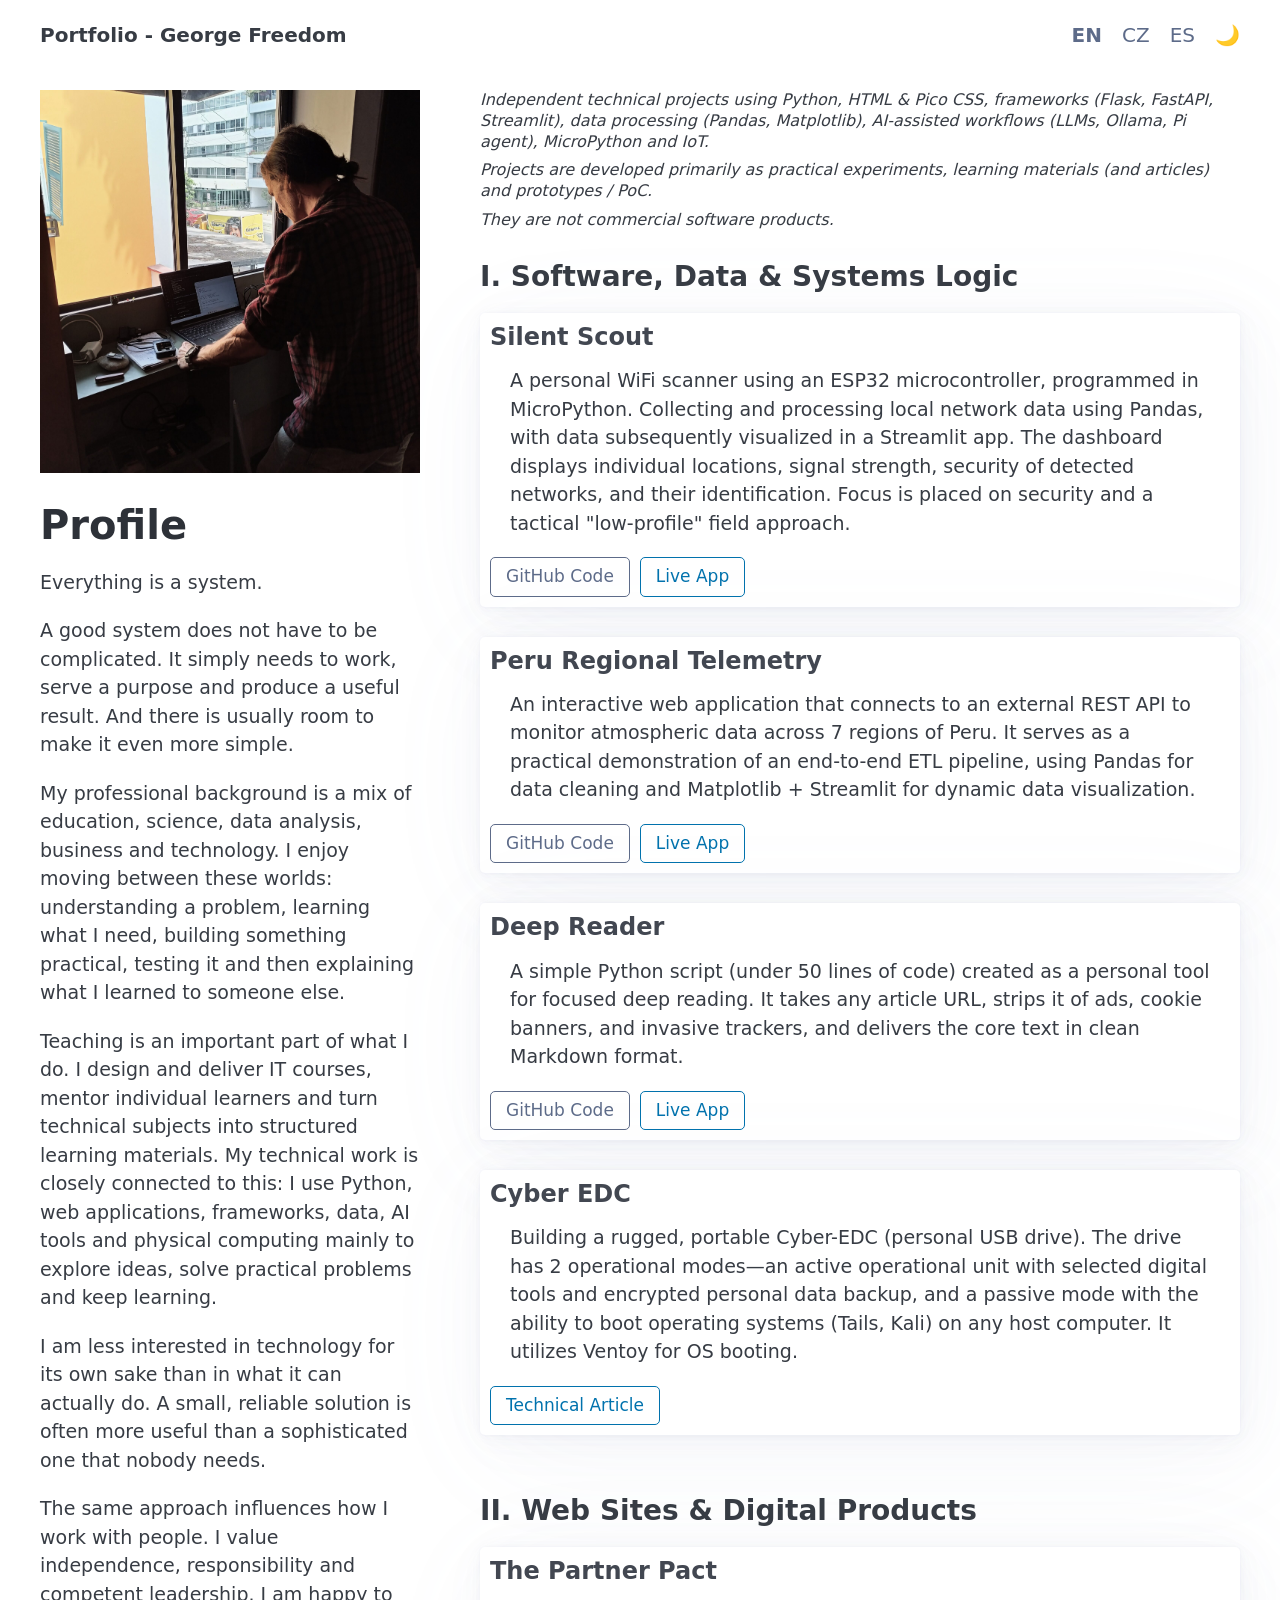
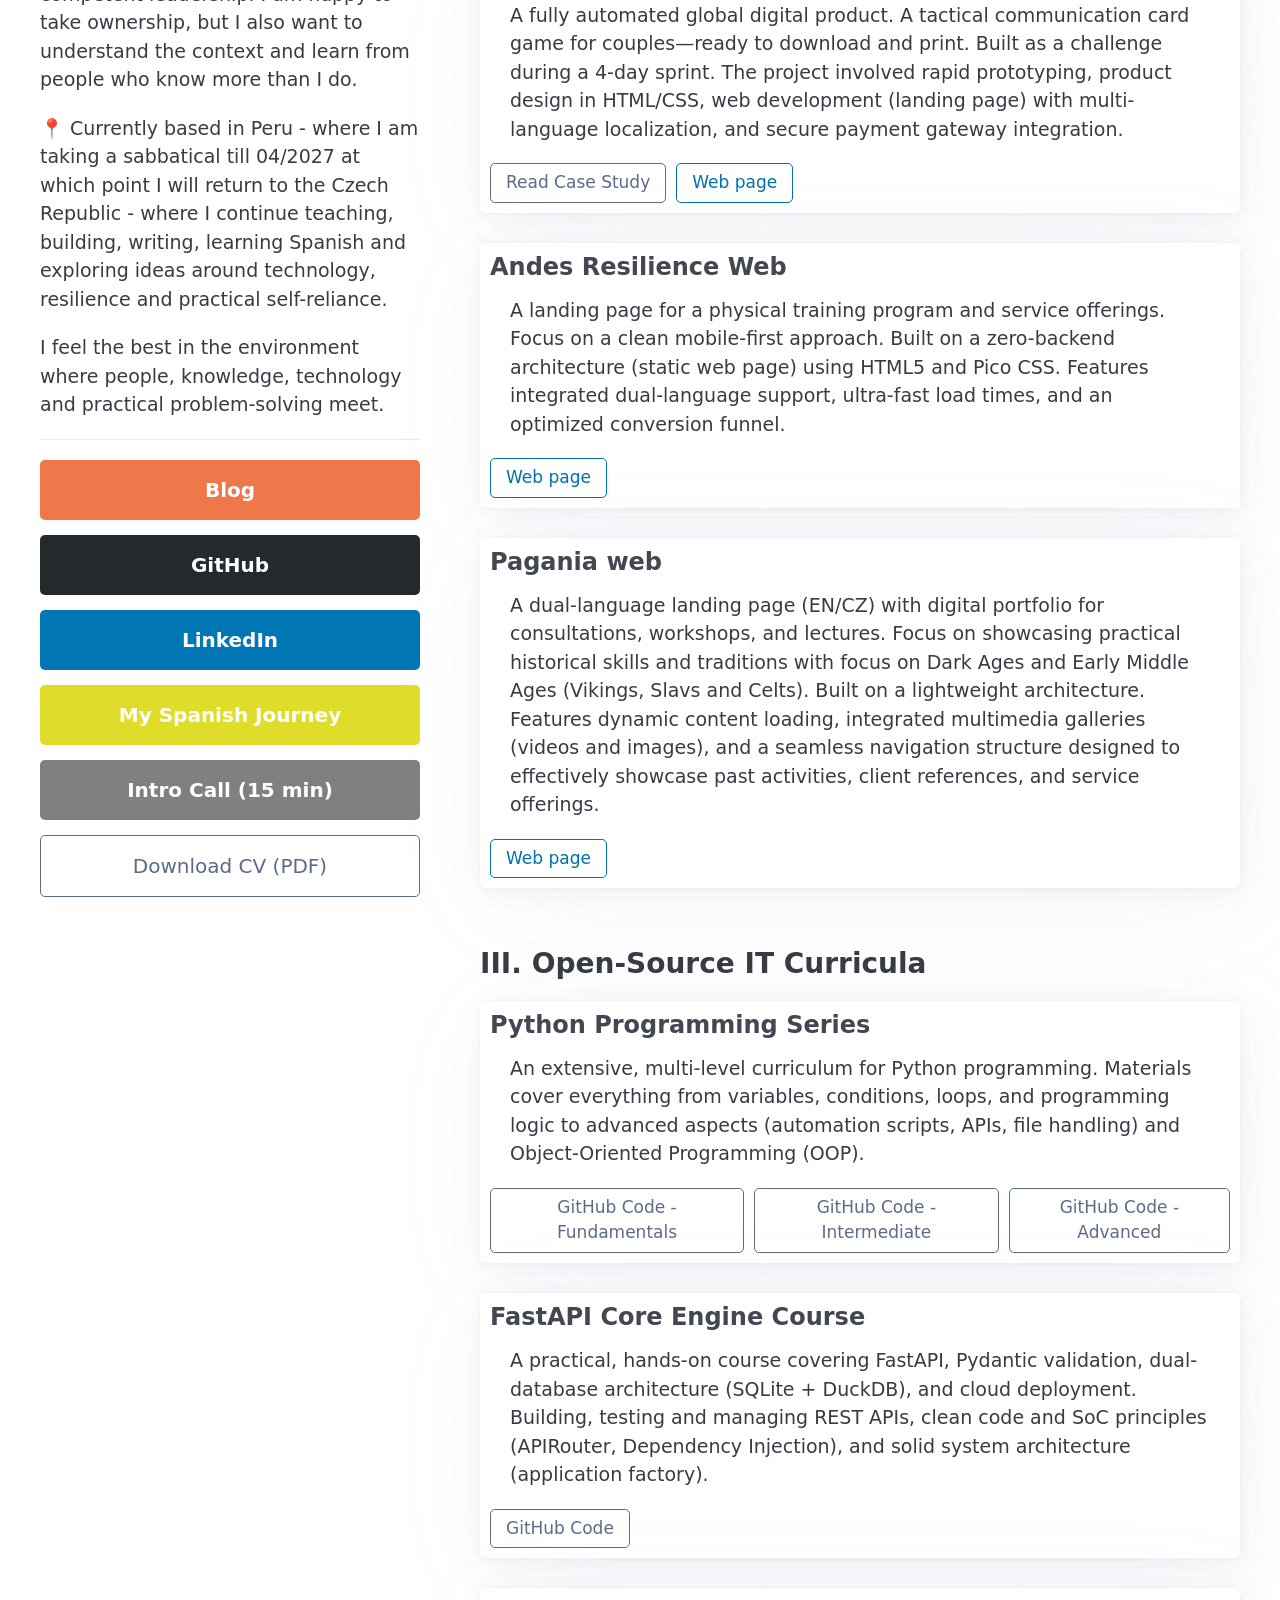
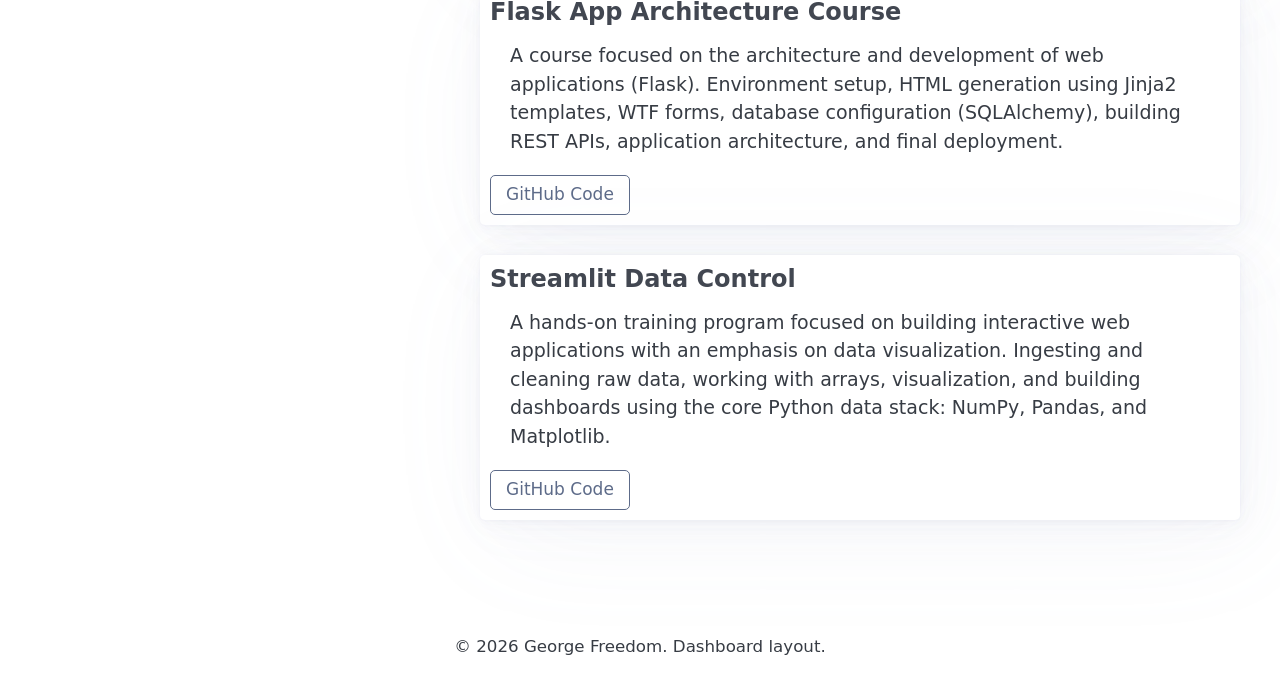
<file: index.html>
<!DOCTYPE html>
<html lang="en" data-theme="light">

<head>
    <meta charset="UTF-8">
    <meta name="viewport" content="width=device-width, initial-scale=1.0">
    <title>George Freedom | Profile</title>
    <link rel="icon" type="image/png" href="static/img/favicon.png">
    <meta name="description" content="Operational portfolio dashboard of George Freedom. Programmer, educator, and product builder.">
    
    <link rel="stylesheet" href="static/css/pico.min.css">  
    <link rel="stylesheet" href="static/css/custom.css">
</head>

<body>

    <!-- NAVIGATION OVERLAY -->
    <nav class="container">
        <ul>
            <li><strong>Portfolio - George Freedom</strong></li>
        </ul>
        <ul>
            <li><a href="#" class="secondary"><strong>EN</strong></a></li>
            <li><a href="cz/index.html" class="secondary">CZ</a></li>
            <li><a href="es/index.html" class="secondary">ES</a></li>
            <li><a href="#" id="theme-toggle" class="secondary" aria-label="Toggle theme">🌙</a></li>
        </ul>
    </nav>

    <!-- TWO COLUMN LAYOUT -->
    <main class="container dashboard-grid">
        
        <!-- LEFT COLUMN: PROFILE & LINKS -->
        <aside class="dashboard-sidebar">
            <div class="sidebar-sticky">
                <img class="profile_img" width="500px" src="static/img/studio_profil.jpg" alt="George Freedom profile pic">
                <h1>Profile</h1>
                <div class="sidebar-profile-text">
                    <p>Everything is a system.</p>
                    <p>A good system does not have to be complicated. It simply needs to work, serve a purpose and 
                        produce a useful result. And there is usually room to make it even more simple.</p>
                    <p>My professional background is a mix of education, science, data analysis, business and technology. 
                        I enjoy moving between these worlds: understanding a problem, learning what I need, 
                        building something practical, testing it and then explaining what I learned to someone else.</p>
                    <p>Teaching is an important part of what I do. I design and deliver IT courses, mentor individual learners 
                        and turn technical subjects into structured learning materials. My technical work is closely 
                        connected to this: I use Python, web applications, frameworks, data, AI tools and physical computing 
                        mainly to explore ideas, solve practical problems and keep learning.</p>
                    <p>I am less interested in technology for its own sake than in what it can actually do. 
                        A small, reliable solution is often more useful than a sophisticated one that nobody needs.</p>
                    <p>The same approach influences how I work with people. I value independence, responsibility 
                        and competent leadership. I am happy to take ownership, but I also want to understand the context 
                        and learn from people who know more than I do.</p>
                    <p>📍 Currently based in Peru - where I am taking a sabbatical till 04/2027 at which point I will 
                        return to the Czech Republic - where I continue teaching, building, writing, learning Spanish 
                        and exploring ideas around technology, resilience and practical self-reliance.</p>
                    <p>I feel the best in the environment where people, knowledge, technology 
                        and practical problem-solving meet.</p>
                </div>
                
                <hr>
                
                <!-- LINKTREE -->
                <div class="linktree-container">
                    <a href="https://georgefreedom.com/blog" role="button" class="block-btn btn-brand btn-blog" target="_blank">Blog</a>
                    <a href="https://github.com/GeorgeFreedomTech" role="button" class="block-btn btn-brand btn-github" target="_blank">GitHub</a>
                    <a href="https://www.linkedin.com/in/georgefreedom/" role="button" class="block-btn btn-brand btn-linkedin" target="_blank">LinkedIn</a>
                    <a href="https://spanish.georgefreedom.com/" role="button" class="block-btn btn-brand btn-spanish" target="_blank">My Spanish Journey</a>
                    <a href="https://cal.com/georgefreedom" role="button" class="block-btn btn-brand btn-cal" target="_blank">Intro Call (15 min)</a>
                    <a href="static/docs/GeorgeFreedom_CV.pdf" role="button" class="secondary outline block-btn" download>Download CV (PDF)</a>
                </div>
            </div>
        </aside>

        <!-- RIGHT COLUMN: PROJECT LIST -->
        <section class="dashboard-content">
            
            <div class="project-disclaimer">
                <p><i>Independent technical projects using Python, HTML & Pico CSS, frameworks (Flask, FastAPI, Streamlit), 
                    data processing (Pandas, Matplotlib), AI-assisted workflows (LLMs, Ollama, Pi agent), 
                    MicroPython and IoT.</i></p>
                <p><i>Projects are developed primarily as practical experiments, learning materials (and articles) 
                    and prototypes / PoC.</i></p>
                <p><i>They are not commercial software products.</i></p>
            </div>
            
            <h2 class="section-title">I. Software, Data & Systems Logic</h2>
            
            <article class="dashboard-card">
                <header>
                    <h3>Silent Scout</h3>
                </header>
                <p>A personal WiFi scanner using an ESP32 microcontroller, programmed in MicroPython. 
                    Collecting and processing local network data using Pandas, with data subsequently visualized 
                    in a Streamlit app. The dashboard displays individual locations, signal strength, security of 
                    detected networks, and their identification. Focus is placed on security and a tactical "low-profile" 
                    field approach.</p>
                <footer>
                    <a href="https://github.com/GeorgeFreedomTech/Silent-Scout" target="_blank" role="button" class="outline secondary small-btn">GitHub Code</a>
                    <a href="https://silent-scout.streamlit.app/" target="_blank" role="button" class="outline primary small-btn">Live App</a>
                </footer>
            </article>

            <article class="dashboard-card">
                <header>
                    <h3>Peru Regional Telemetry</h3>
                </header>
                <p>An interactive web application that connects to an external REST API to monitor atmospheric data across 
                    7 regions of Peru. It serves as a practical demonstration of an end-to-end ETL pipeline, using 
                    Pandas for data cleaning and Matplotlib + Streamlit for dynamic data visualization.</p>
                <footer>
                    <a href="https://github.com/GeorgeFreedomTech/Peru-Regional-Telemetry" target="_blank" role="button" class="outline secondary small-btn">GitHub Code</a>
                    <a href="https://peru-regional-telemetry.streamlit.app/?embed=true" target="_blank" role="button" class="outline primary small-btn">Live App</a>
                </footer>
            </article>

            <article class="dashboard-card">
                <header>
                    <h3>Deep Reader</h3>
                </header>
                <p>A simple Python script (under 50 lines of code) created as a personal tool for focused deep reading. 
                    It takes any article URL, strips it of ads, cookie banners, and invasive trackers, and delivers 
                    the core text in clean Markdown format.</p>
                <footer>
                    <a href="https://github.com/GeorgeFreedomTech/Deep-Reader" target="_blank" role="button" class="outline secondary small-btn">GitHub Code</a>
                    <a href="https://deep-reader.streamlit.app/" target="_blank" role="button" class="outline primary small-btn">Live App</a>
                </footer>
            </article>

            <article class="dashboard-card">
                <header>
                    <h3>Cyber EDC</h3>
                </header>
                <p>Building a rugged, portable Cyber-EDC (personal USB drive). The drive has 2 operational modes—an active 
                    operational unit with selected digital tools and encrypted personal data backup, and a passive mode 
                    with the ability to boot operating systems (Tails, Kali) on any host computer. It utilizes Ventoy 
                    for OS booting.</p>
                <footer>
                    <a href="https://georgefreedom.com/the-digital-survival-drive-building-an-autonomous-cyber-edc/" target="_blank" role="button" class="outline primary small-btn">Technical Article</a>
                </footer>
            </article>

            <h2 class="section-title" style="margin-top: 3rem;">II. Web Sites & Digital Products</h2>
            
            <article class="dashboard-card">
                <header>
                    <h3>The Partner Pact</h3>
                </header>
                <p>A fully automated global digital product. A tactical communication card game for couples—ready to 
                    download and print. Built as a challenge during a 4-day sprint. The project involved rapid prototyping, 
                    product design in HTML/CSS, web development (landing page) with multi-language localization, 
                    and secure payment gateway integration.</p>
                <footer>
                    <a href="https://georgefreedom.com/protocol-for-two-building-a-tactical-relationship-system-in-a-4-day-sprint/" target="_blank" role="button" class="outline secondary small-btn">Read Case Study</a>
                    <a href="https://thepartnerpact.com" target="_blank" role="button" class="outline primary small-btn">Web page</a>
                </footer>
            </article>

            <article class="dashboard-card">
                <header>
                    <h3>Andes Resilience Web</h3>
                </header>
                <p>A landing page for a physical training program and service offerings. 
                    Focus on a clean mobile-first approach. Built on a zero-backend architecture (static web page) 
                    using HTML5 and Pico CSS. Features integrated dual-language support, ultra-fast load times, 
                    and an optimized conversion funnel.</p>
                <footer>
                    <a href="https://andesresilience.com" target="_blank" role="button" class="outline primary small-btn">Web page</a>
                </footer>
            </article>

            <article class="dashboard-card">
                <header>
                    <h3>Pagania web</h3>
                </header>
                <p>A dual-language landing page (EN/CZ) with digital portfolio for consultations, workshops, and lectures. 
                    Focus on showcasing practical historical skills and traditions with focus on Dark Ages and 
                    Early Middle Ages (Vikings, Slavs and Celts). Built on a lightweight architecture. 
                    Features dynamic content loading, integrated multimedia galleries (videos and images), 
                    and a seamless navigation structure designed to effectively showcase past activities, client references, 
                    and service offerings.</p>
                <footer>
                    <a href="https://pagania.eu/" target="_blank" role="button" class="outline primary small-btn">Web page</a>
                </footer>
            </article>

            <h2 class="section-title" style="margin-top: 3rem;">III. Open-Source IT Curricula</h2>
            
            <article class="dashboard-card">
                <header>
                    <h3>Python Programming Series</h3>
                </header>
                <p>An extensive, multi-level curriculum for Python programming. Materials cover everything from variables, 
                    conditions, loops, and programming logic to advanced aspects (automation scripts, APIs, file handling) 
                    and Object-Oriented Programming (OOP).</p>
                <footer>
                    <a href="https://github.com/GeorgeFreedomTech/Python-Foundations-Course" target="_blank" role="button" class="outline secondary small-btn">GitHub Code - Fundamentals</a>
                    <a href="https://github.com/GeorgeFreedomTech/Python-Intermediate-Course" target="_blank" role="button" class="outline secondary small-btn">GitHub Code - Intermediate</a>
                    <a href="https://github.com/GeorgeFreedomTech/Python-Advanced-Course" target="_blank" role="button" class="outline secondary small-btn">GitHub Code - Advanced</a>
                </footer>
            </article>

            <article class="dashboard-card">
                <header>
                    <h3>FastAPI Core Engine Course</h3>
                </header>
                <p>A practical, hands-on course covering FastAPI, Pydantic validation, dual-database architecture 
                    (SQLite + DuckDB), and cloud deployment. Building, testing and managing REST APIs, clean code 
                    and SoC principles (APIRouter, Dependency Injection), and solid system architecture (application factory).</p>
                <footer>
                    <a href="https://github.com/GeorgeFreedomTech/FastAPI-Course" target="_blank" role="button" class="outline secondary small-btn">GitHub Code</a>
                </footer>
            </article>

            <article class="dashboard-card">
                <header>
                    <h3>Flask App Architecture Course</h3>
                </header>
                <p>A course focused on the architecture and development of web applications (Flask). 
                    Environment setup, HTML generation using Jinja2 templates, WTF forms, database configuration (SQLAlchemy), 
                    building REST APIs, application architecture, and final deployment.</p>
                <footer>
                    <a href="https://github.com/GeorgeFreedomTech/Flask-Apps-Architecture-Course" target="_blank" role="button" class="outline secondary small-btn">GitHub Code</a>
                </footer>
            </article>

            <article class="dashboard-card">
                <header>
                    <h3>Streamlit Data Control</h3>
                </header>
                <p>A hands-on training program focused on building interactive web applications with an emphasis on 
                    data visualization. Ingesting and cleaning raw data, working with arrays, visualization, 
                    and building dashboards using the core Python data stack: NumPy, Pandas, and Matplotlib.</p>
                <footer>
                    <a href="https://github.com/GeorgeFreedomTech/Streamlit-Data-Analysis-and-Visualization-Course" target="_blank" role="button" class="outline secondary small-btn">GitHub Code</a>
                </footer>
            </article>

        </section>
    </main>

    <!-- FOOTER -->
    <footer class="dashboard-footer">
        <small>&copy; 2026 George Freedom. Dashboard layout.</small>
    </footer>

    <!-- THEME TOGGLE SCRIPT -->
    <script>
        const toggleBtn = document.getElementById('theme-toggle');
        const html = document.documentElement;
        const savedTheme = localStorage.getItem('theme') || (window.matchMedia('(prefers-color-scheme: dark)').matches ? 'dark' : 'light');
        html.setAttribute('data-theme', savedTheme);
        updateToggleIcon(savedTheme);

        toggleBtn.addEventListener('click', (e) => {
            e.preventDefault();
            const currentTheme = html.getAttribute('data-theme');
            const newTheme = currentTheme === 'dark' ? 'light' : 'dark';
            html.setAttribute('data-theme', newTheme);
            localStorage.setItem('theme', newTheme);
            updateToggleIcon(newTheme);
        });

        function updateToggleIcon(theme) {
            toggleBtn.innerHTML = theme === 'dark' ? '☀️' : '🌙';
        }
    </script>
</body>
</html>
</file>
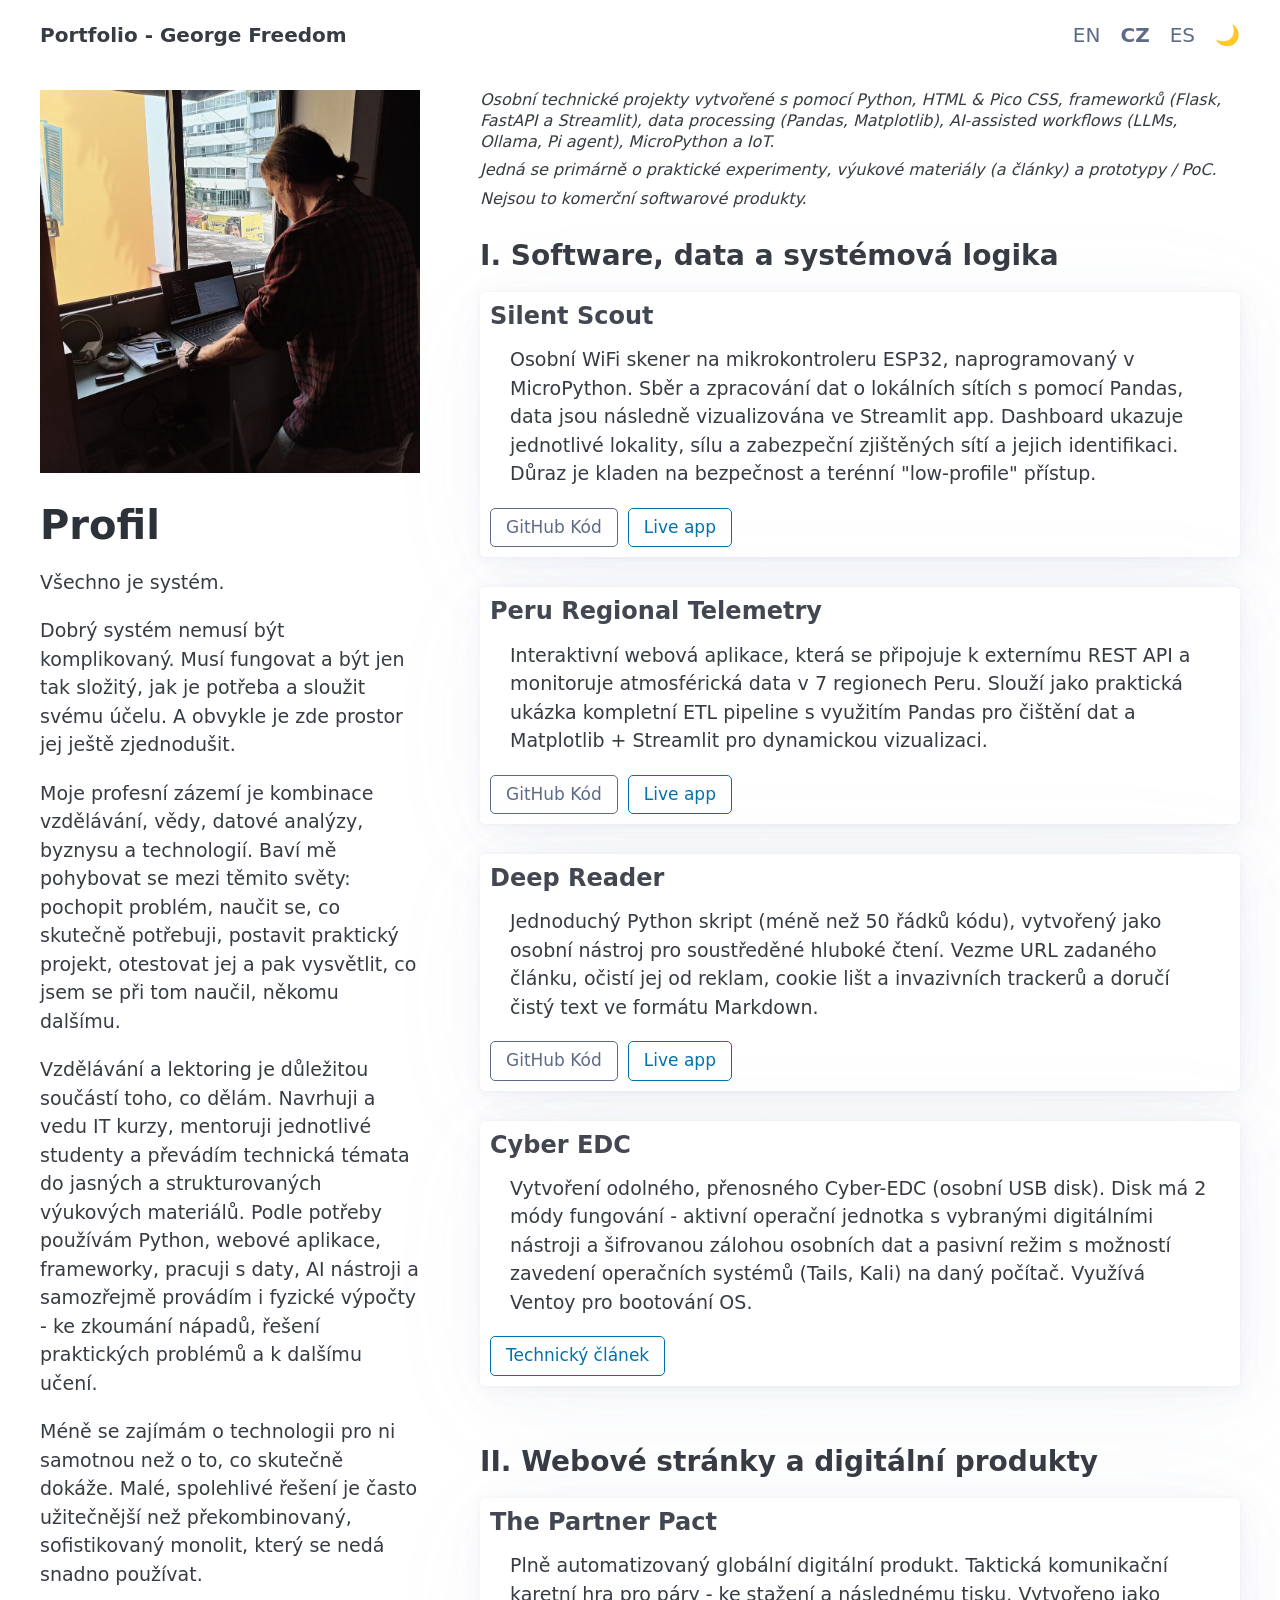
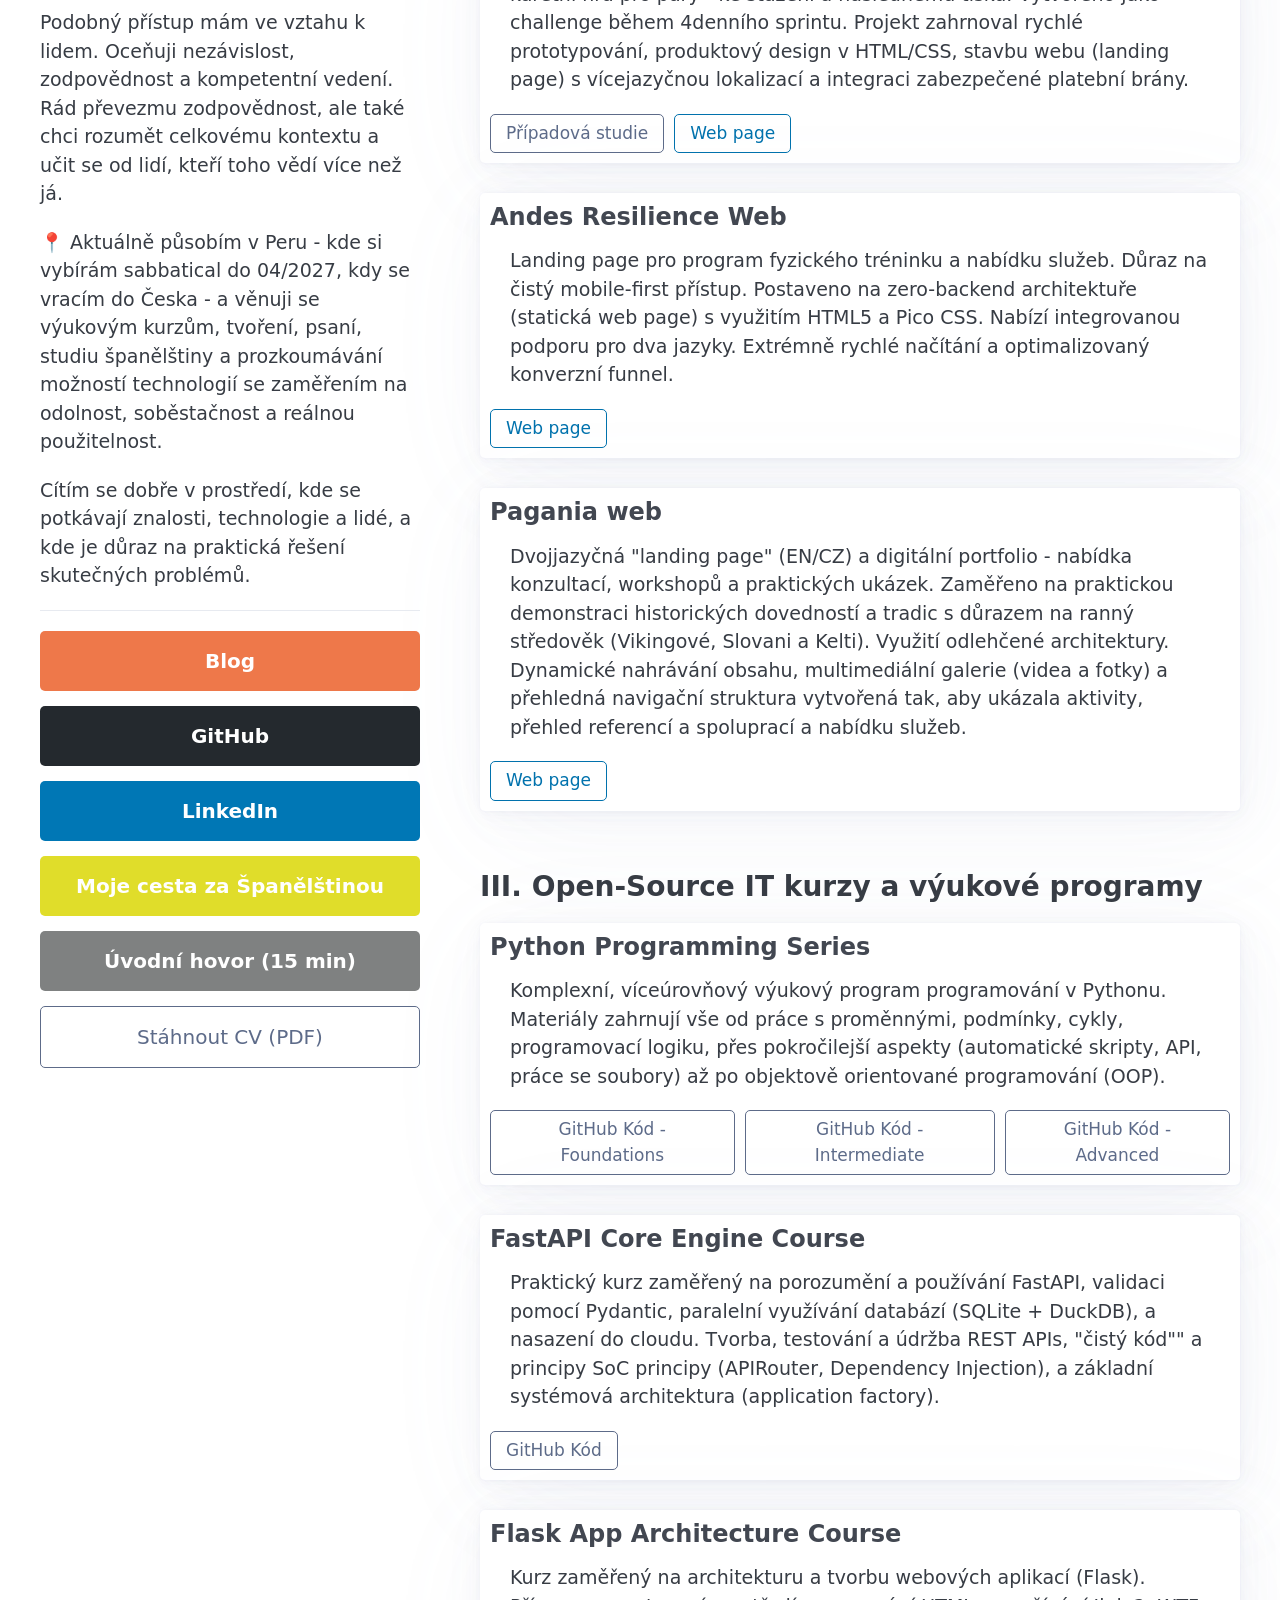
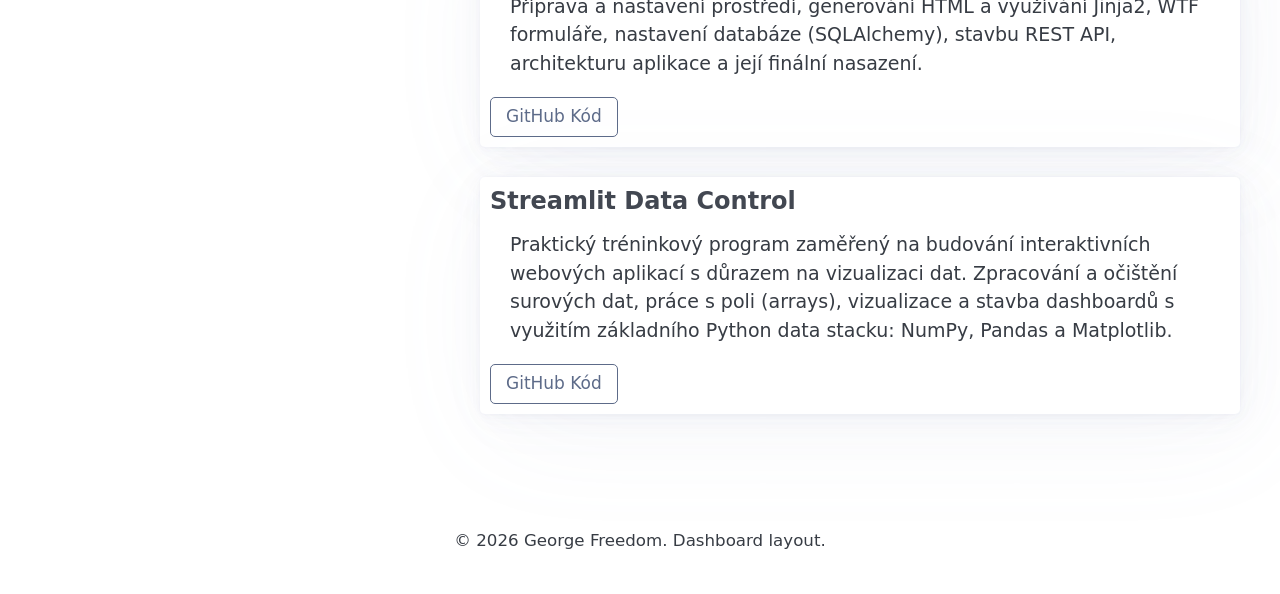
<file: cz/index.html>
<!DOCTYPE html>
<html lang="cs" data-theme="light">

<head>
    <meta charset="UTF-8">
    <meta name="viewport" content="width=device-width, initial-scale=1.0">
    <title>George Freedom | Profil</title>
    <link rel="icon" type="image/png" href="../static/img/favicon.png">
    <meta name="description" content="Operační portfolio a dashboard George Freedom. Programátor, lektor a produktový vývojář.">
    
    <link rel="stylesheet" href="../static/css/pico.min.css">  
    <link rel="stylesheet" href="../static/css/custom.css">
</head>

<body>

    <!-- NAVIGATION OVERLAY -->
    <nav class="container">
        <ul>
            <li><strong>Portfolio - George Freedom</strong></li>
        </ul>
        <ul>
            <li><a href="../index.html" class="secondary">EN</a></li>
            <li><a href="#" class="secondary"><strong>CZ</strong></a></li>
            <li><a href="../es/index.html" class="secondary">ES</a></li>
            <li><a href="#" id="theme-toggle" class="secondary" aria-label="Toggle theme">🌙</a></li>
        </ul>
    </nav>

    <!-- TWO COLUMN LAYOUT -->
    <main class="container dashboard-grid">
        
        <!-- LEFT COLUMN: PROFILE & LINKS -->
        <aside class="dashboard-sidebar">
            <div class="sidebar-sticky">
                <img class="profile_img" width="500px" src="../static/img/studio_profil.jpg" alt="George Freedom profilová fotka">
                <h1>Profil</h1>
                <div class="sidebar-profile-text">
                    <p>Všechno je systém.</p>
                    <p>Dobrý systém nemusí být komplikovaný. Musí fungovat a být jen tak složitý, jak je potřeba 
                        a sloužit svému účelu. A obvykle je zde prostor jej ještě zjednodušit.</p>
                    <p>Moje profesní zázemí je kombinace vzdělávání, vědy, datové analýzy, byznysu a technologií. 
                        Baví mě pohybovat se mezi těmito světy: pochopit problém, naučit se, co skutečně potřebuji, 
                        postavit praktický projekt, otestovat jej a pak vysvětlit, co jsem se při tom naučil, někomu dalšímu.</p>
                    <p>Vzdělávání a lektoring je důležitou součástí toho, co dělám. Navrhuji a vedu IT kurzy, 
                        mentoruji jednotlivé studenty a převádím technická témata do jasných a strukturovaných výukových 
                        materiálů. Podle potřeby používám Python, webové aplikace, frameworky, pracuji s daty, AI nástroji 
                        a samozřejmě provádím i fyzické výpočty - ke zkoumání nápadů, řešení praktických problémů 
                        a k dalšímu učení.</p>
                    <p>Méně se zajímám o technologii pro ni samotnou než o to, co skutečně dokáže. 
                        Malé, spolehlivé řešení je často užitečnější než překombinovaný, sofistikovaný monolit, 
                        který se nedá snadno používat.</p>
                    <p>Podobný přístup mám ve vztahu k lidem. Oceňuji nezávislost, zodpovědnost a kompetentní vedení. 
                        Rád převezmu zodpovědnost, ale také chci rozumět celkovému kontextu a učit se od lidí, 
                        kteří toho vědí více než já.</p>
                    <p>📍 Aktuálně působím v Peru - kde si vybírám sabbatical do 04/2027, kdy se vracím do Česka - 
                        a věnuji se výukovým kurzům, tvoření, psaní, studiu španělštiny a prozkoumávání možností technologií 
                        se zaměřením na odolnost, soběstačnost a reálnou použitelnost.</p>
                    <p>Cítím se dobře v prostředí, kde se potkávají znalosti, technologie a lidé, a kde je důraz 
                        na praktická řešení skutečných problémů.</p>
                </div>
                
                <hr>
                
                <!-- LINKTREE -->
                <div class="linktree-container">
                    <a href="https://georgefreedom.com/blog" role="button" class="block-btn btn-brand btn-blog" target="_blank">Blog</a>
                    <a href="https://github.com/GeorgeFreedomTech" role="button" class="block-btn btn-brand btn-github" target="_blank">GitHub</a>
                    <a href="https://www.linkedin.com/in/georgefreedom/" role="button" class="block-btn btn-brand btn-linkedin" target="_blank">LinkedIn</a>
                    <a href="https://spanish.georgefreedom.com/cz/index.html" role="button" class="block-btn btn-brand btn-spanish" target="_blank">Moje cesta za Španělštinou</a>
                    <a href="https://cal.com/georgefreedom" role="button" class="block-btn btn-brand btn-cal" target="_blank">Úvodní hovor (15 min)</a>
                    <a href="../static/docs/GeorgeFreedom_CV_CZ.pdf" role="button" class="secondary outline block-btn" download>Stáhnout CV (PDF)</a>
                </div>
            </div>
        </aside>

        <!-- RIGHT COLUMN: PROJECT LIST -->
        <section class="dashboard-content">

            <div class="project-disclaimer">
                <p><i>Osobní technické projekty vytvořené s pomocí Python, HTML & Pico CSS, frameworků 
                    (Flask, FastAPI a Streamlit), data processing (Pandas, Matplotlib), AI-assisted workflows 
                    (LLMs, Ollama, Pi agent), MicroPython a IoT.</i></p>
                <p><i>Jedná se primárně o praktické experimenty, výukové materiály (a články) a prototypy / PoC.</i></p>
                <p><i>Nejsou to komerční softwarové produkty.</i></p>
            </div>

            <h2 class="section-title">I. Software, data a systémová logika</h2>
            
            <article class="dashboard-card">
                <header>
                    <h3>Silent Scout</h3>
                </header>
                <p>Osobní WiFi skener na mikrokontroleru ESP32, naprogramovaný v MicroPython. Sběr a zpracování dat 
                    o lokálních sítích s pomocí Pandas, data jsou následně vizualizována ve Streamlit app. 
                    Dashboard ukazuje jednotlivé lokality, sílu a zabezpeční zjištěných sítí a jejich identifikaci. 
                    Důraz je kladen na bezpečnost a terénní "low-profile" přístup.</p>
                <footer>
                    <a href="https://github.com/GeorgeFreedomTech/Silent-Scout" target="_blank" role="button" class="outline secondary small-btn">GitHub Kód</a>
                    <a href="https://silent-scout.streamlit.app/" target="_blank" role="button" class="outline primary small-btn">Live app</a>
                </footer>
            </article>

            <article class="dashboard-card">
                <header>
                    <h3>Peru Regional Telemetry</h3>
                </header>
                <p>Interaktivní webová aplikace, která se připojuje k externímu REST API a monitoruje atmosférická data 
                    v 7 regionech Peru. Slouží jako praktická ukázka kompletní ETL pipeline s využitím Pandas pro čištění dat 
                    a Matplotlib + Streamlit pro dynamickou vizualizaci.</p>
                <footer>
                    <a href="https://github.com/GeorgeFreedomTech/Peru-Regional-Telemetry" target="_blank" role="button" class="outline secondary small-btn">GitHub Kód</a>
                    <a href="https://peru-regional-telemetry.streamlit.app/?embed=true" target="_blank" role="button" class="outline primary small-btn">Live app</a>
                </footer>
            </article>

            <article class="dashboard-card">
                <header>
                    <h3>Deep Reader</h3>
                </header>
                <p>Jednoduchý Python skript (méně než 50 řádků kódu), vytvořený jako osobní nástroj pro soustředěné 
                    hluboké čtení. Vezme URL zadaného článku, očistí jej od reklam, cookie lišt a invazivních trackerů 
                    a doručí čistý text ve formátu Markdown.</p>
                <footer>
                    <a href="https://github.com/GeorgeFreedomTech/Deep-Reader" target="_blank" role="button" class="outline secondary small-btn">GitHub Kód</a>
                    <a href="https://deep-reader.streamlit.app/" target="_blank" role="button" class="outline primary small-btn">Live app</a>
                </footer>
            </article>

            <article class="dashboard-card">
                <header>
                    <h3>Cyber EDC</h3>
                </header>
                <p>Vytvoření odolného, přenosného Cyber-EDC (osobní USB disk). Disk má 2 módy fungování - aktivní operační 
                    jednotka s vybranými digitálními nástroji a šifrovanou zálohou osobních dat a pasivní režim 
                    s možností zavedení operačních systémů (Tails, Kali) na daný počítač. Využívá Ventoy pro bootování OS.</p>
                <footer>
                    <a href="https://georgefreedom.com/the-digital-survival-drive-building-an-autonomous-cyber-edc/" target="_blank" role="button" class="outline primary small-btn">Technický článek</a>
                </footer>
            </article>

            <h2 class="section-title" style="margin-top: 3rem;">II. Webové stránky a digitální produkty</h2>
            
            <article class="dashboard-card">
                <header>
                    <h3>The Partner Pact</h3>
                </header>
                <p>Plně automatizovaný globální digitální produkt. Taktická komunikační karetní hra pro páry - 
                    ke stažení a následnému tisku. Vytvořeno jako challenge během 4denního sprintu. 
                    Projekt zahrnoval rychlé prototypování, produktový design v HTML/CSS, stavbu webu (landing page) 
                    s vícejazyčnou lokalizací a integraci zabezpečené platební brány.</p>
                <footer>
                    <a href="https://georgefreedom.com/protocol-for-two-building-a-tactical-relationship-system-in-a-4-day-sprint/" target="_blank" role="button" class="outline secondary small-btn">Případová studie</a>
                    <a href="https://thepartnerpact.com" target="_blank" role="button" class="outline primary small-btn">Web page</a>
                </footer>
            </article>

            <article class="dashboard-card">
                <header>
                    <h3>Andes Resilience Web</h3>
                </header>
                <p>Landing page pro program fyzického tréninku a nabídku služeb. Důraz na čistý mobile-first přístup. 
                    Postaveno na zero-backend architektuře (statická web page) s využitím HTML5 a Pico CSS. 
                    Nabízí integrovanou podporu pro dva jazyky. Extrémně rychlé načítání a optimalizovaný konverzní funnel.</p>
                <footer>
                    <a href="https://andesresilience.com" target="_blank" role="button" class="outline primary small-btn">Web page</a>
                </footer>
            </article>

            <article class="dashboard-card">
                <header>
                    <h3>Pagania web</h3>
                </header>
                <p>Dvojjazyčná "landing page" (EN/CZ) a digitální portfolio - nabídka konzultací, workshopů 
                    a praktických ukázek. Zaměřeno na praktickou demonstraci historických dovedností a tradic 
                    s důrazem na ranný středověk (Vikingové, Slovani a Kelti). Využití odlehčené architektury. 
                    Dynamické nahrávání obsahu, multimediální galerie (videa a fotky) a přehledná navigační struktura 
                    vytvořená tak, aby ukázala aktivity, přehled referencí a spoluprací a nabídku služeb.</p>
                <footer>
                    <a href="https://pagania.cz/" target="_blank" role="button" class="outline primary small-btn">Web page</a>
                </footer>
            </article>

            <h2 class="section-title" style="margin-top: 3rem;">III. Open-Source IT kurzy a výukové programy</h2>
            
            <article class="dashboard-card">
                <header>
                    <h3>Python Programming Series</h3>
                </header>
                <p>Komplexní, víceúrovňový výukový program programování v Pythonu. Materiály zahrnují vše od práce 
                    s proměnnými, podmínky, cykly, programovací logiku, přes pokročilejší aspekty (automatické skripty, 
                    API, práce se soubory) až po objektově orientované programování (OOP).</p>
                <footer>
                    <a href="https://github.com/GeorgeFreedomTech/Python-Foundations-Course" target="_blank" role="button" class="outline secondary small-btn">GitHub Kód - Foundations</a>
                    <a href="https://github.com/GeorgeFreedomTech/Python-Intermediate-Course" target="_blank" role="button" class="outline secondary small-btn">GitHub Kód - Intermediate</a>
                    <a href="https://github.com/GeorgeFreedomTech/Python-Advanced-Course" target="_blank" role="button" class="outline secondary small-btn">GitHub Kód - Advanced</a>
                </footer>
            </article>

            <article class="dashboard-card">
                <header>
                    <h3>FastAPI Core Engine Course</h3>
                </header>
                <p>Praktický kurz zaměřený na porozumění a používání FastAPI, validaci pomocí Pydantic, paralelní 
                    využívání databází (SQLite + DuckDB), a nasazení do cloudu. Tvorba, testování a údržba REST APIs, 
                    "čistý kód"" a principy SoC principy (APIRouter, Dependency Injection), a základní systémová 
                    architektura (application factory).</p>
                <footer>
                    <a href="https://github.com/GeorgeFreedomTech/FastAPI-Course" target="_blank" role="button" class="outline secondary small-btn">GitHub Kód</a>
                </footer>
            </article>

            <article class="dashboard-card">
                <header>
                    <h3>Flask App Architecture Course</h3>
                </header>
                <p>Kurz zaměřený na architekturu a tvorbu webových aplikací (Flask). Příprava a nastavení prostředí, 
                    generování HTML a využívání Jinja2, WTF formuláře, nastavení databáze (SQLAlchemy), stavbu REST API, 
                    architekturu aplikace a její finální nasazení.</p>
                <footer>
                    <a href="https://github.com/GeorgeFreedomTech/Flask-Apps-Architecture-Course" target="_blank" role="button" class="outline secondary small-btn">GitHub Kód</a>
                </footer>
            </article>

            <article class="dashboard-card">
                <header>
                    <h3>Streamlit Data Control</h3>
                </header>
                <p>Praktický tréninkový program zaměřený na budování interaktivních webových aplikací s důrazem 
                    na vizualizaci dat. Zpracování a očištění surových dat, práce s poli (arrays), vizualizace 
                    a stavba dashboardů s využitím základního Python data stacku: NumPy, Pandas a Matplotlib.</p>
                <footer>
                    <a href="https://github.com/GeorgeFreedomTech/Streamlit-Data-Analysis-and-Visualization-Course" target="_blank" role="button" class="outline secondary small-btn">GitHub Kód</a>
                </footer>
            </article>

        </section>
    </main>

    <!-- FOOTER -->
    <footer class="dashboard-footer">
        <small>&copy; 2026 George Freedom. Dashboard layout.</small>
    </footer>

    <!-- THEME TOGGLE SCRIPT -->
    <script>
        const toggleBtn = document.getElementById('theme-toggle');
        const html = document.documentElement;
        const savedTheme = localStorage.getItem('theme') || (window.matchMedia('(prefers-color-scheme: dark)').matches ? 'dark' : 'light');
        html.setAttribute('data-theme', savedTheme);
        updateToggleIcon(savedTheme);

        toggleBtn.addEventListener('click', (e) => {
            e.preventDefault();
            const currentTheme = html.getAttribute('data-theme');
            const newTheme = currentTheme === 'dark' ? 'light' : 'dark';
            html.setAttribute('data-theme', newTheme);
            localStorage.setItem('theme', newTheme);
            updateToggleIcon(newTheme);
        });

        function updateToggleIcon(theme) {
            toggleBtn.innerHTML = theme === 'dark' ? '☀️' : '🌙';
        }
    </script>
</body>
</html>
</file>
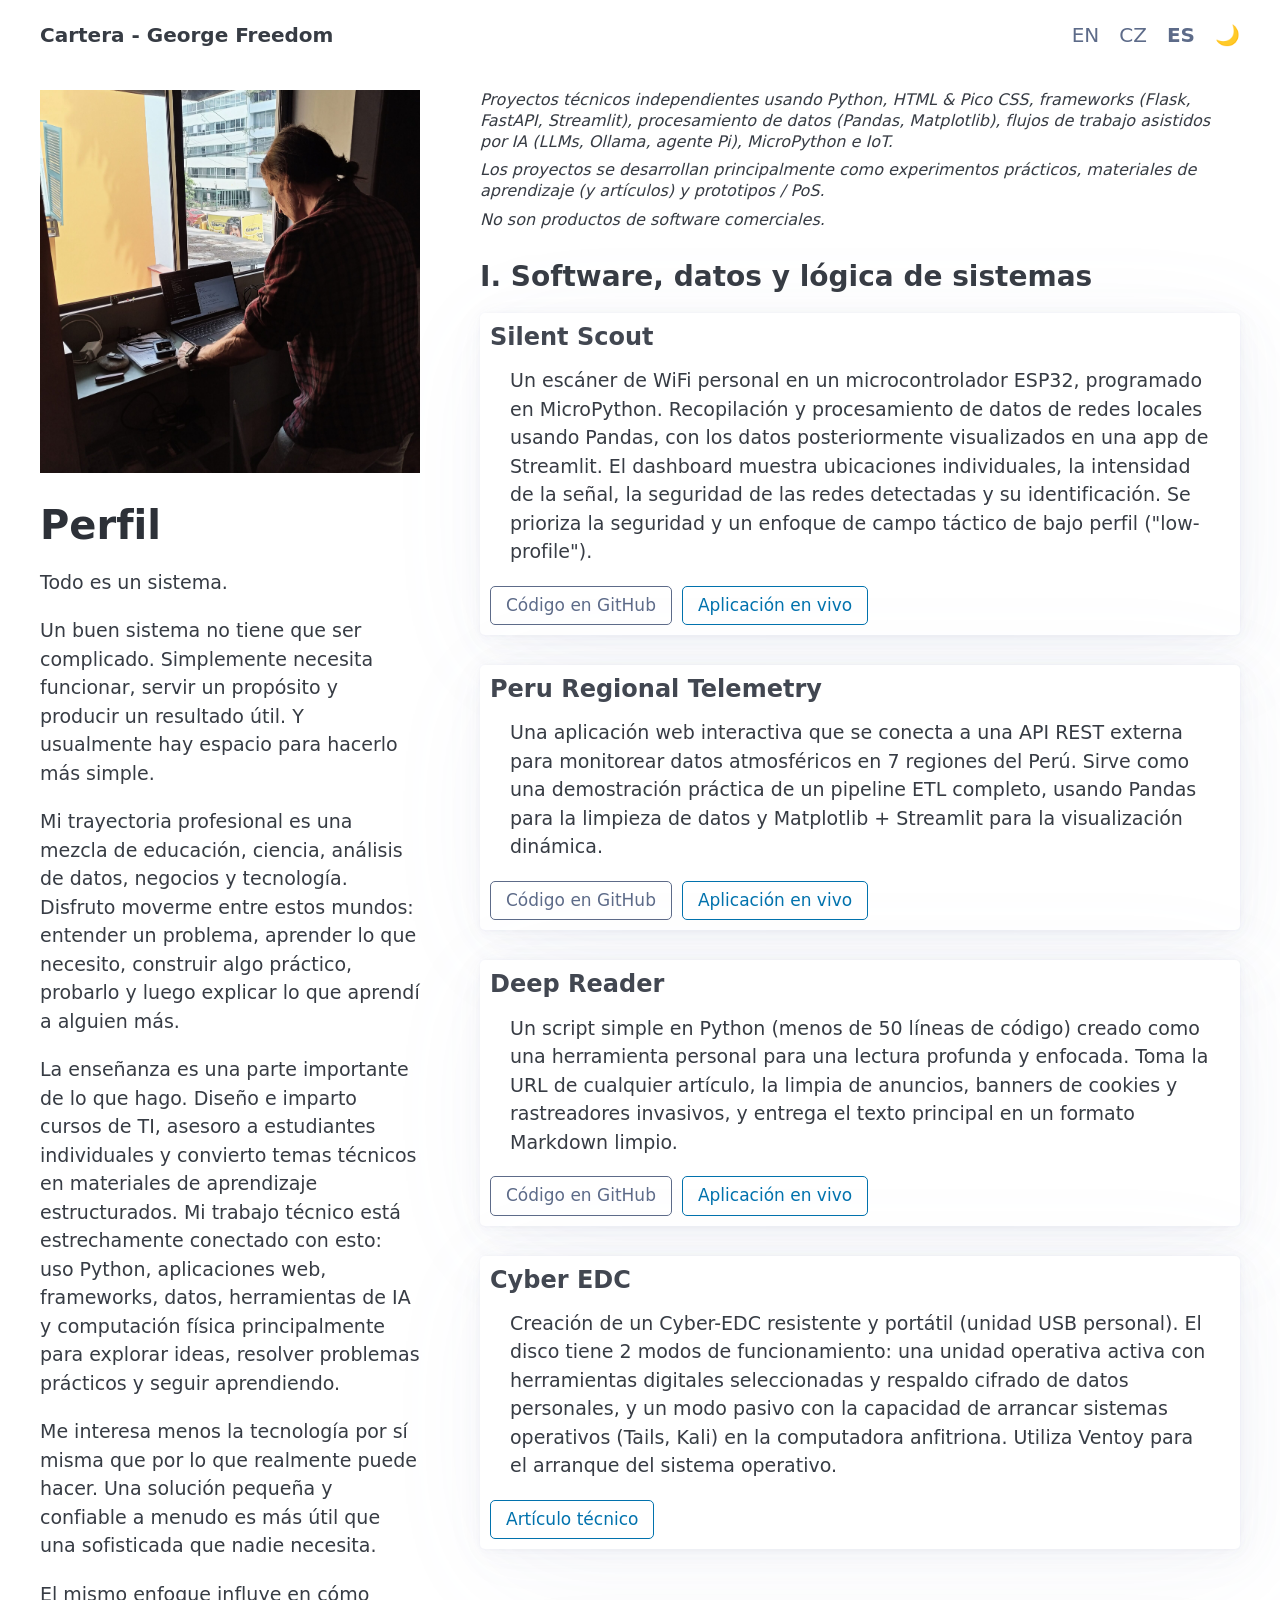
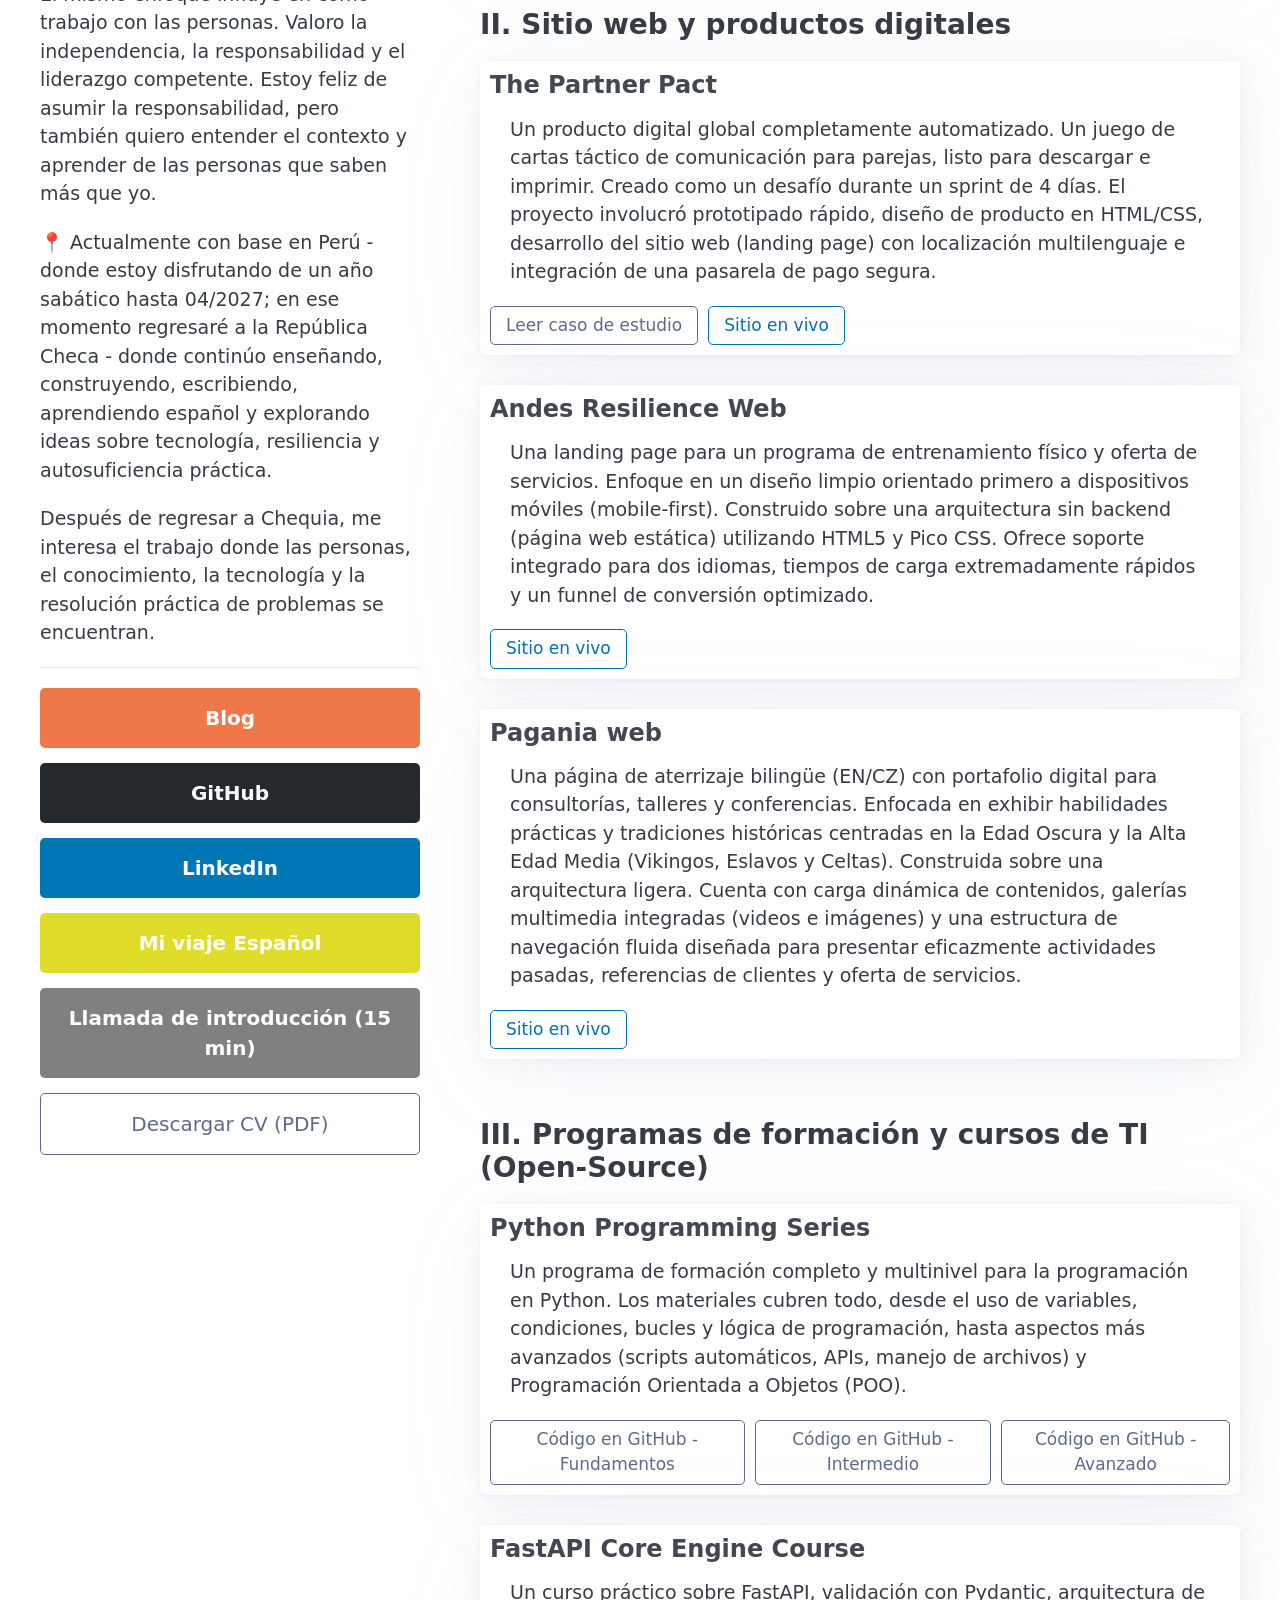
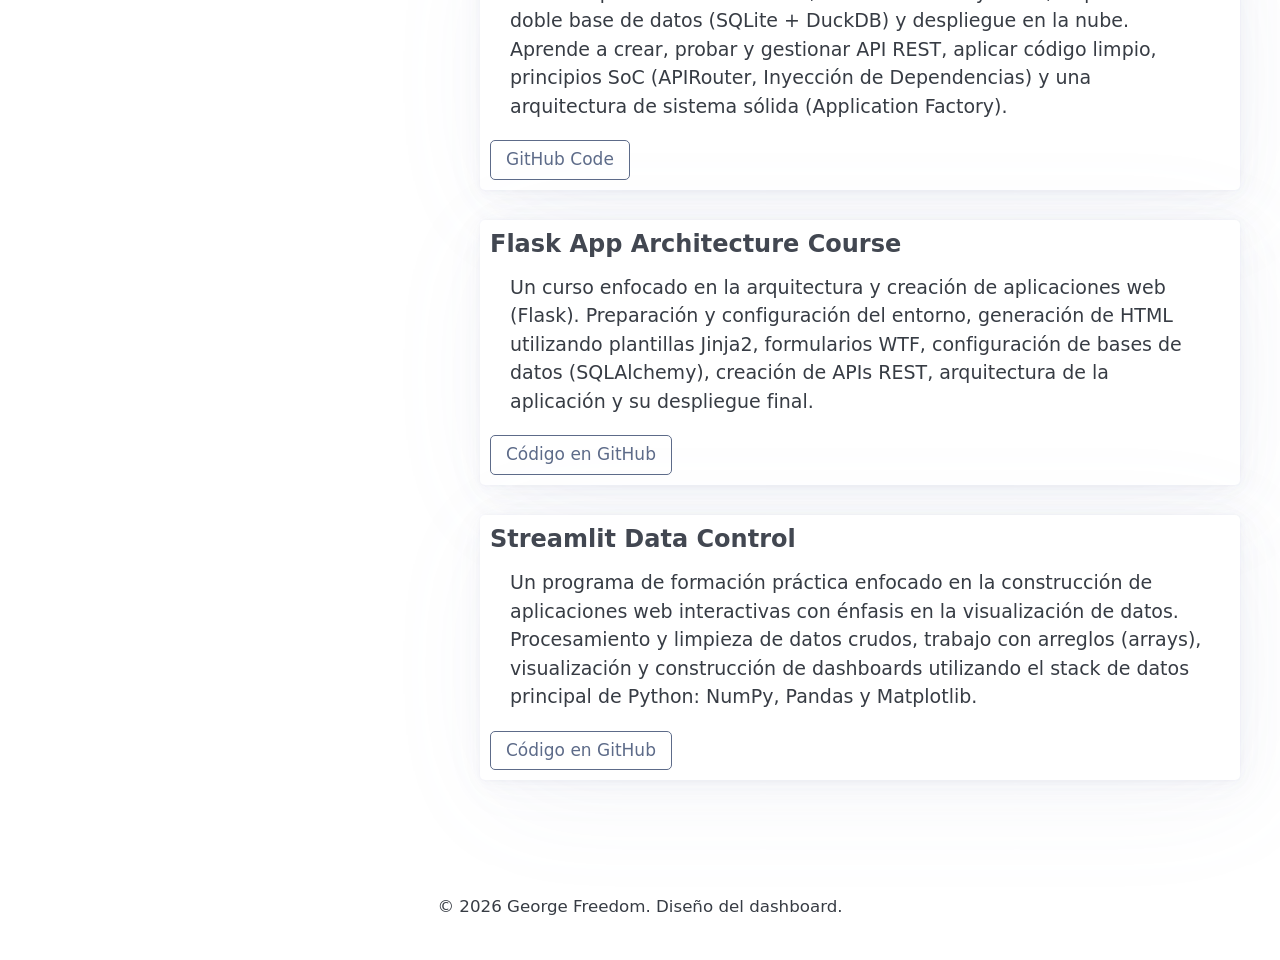
<file: es/index.html>
<!DOCTYPE html>
<html lang="es" data-theme="light">

<head>
    <meta charset="UTF-8">
    <meta name="viewport" content="width=device-width, initial-scale=1.0">
    <title>George Freedom | Perfil</title>
    <link rel="icon" type="image/png" href="../static/img/favicon.png">
    <meta name="description" content="Dashboard de portafolio operacional de George Freedom. Programador, educador y creador de productos.">
    
    <link rel="stylesheet" href="../static/css/pico.min.css">  
    <link rel="stylesheet" href="../static/css/custom.css">
</head>

<body>

    <!-- NAVIGATION OVERLAY -->
    <nav class="container">
        <ul>
            <li><strong>Cartera - George Freedom</strong></li>
        </ul>
        <ul>
            <li><a href="../index.html" class="secondary">EN</a></li>
            <li><a href="../cz/index.html" class="secondary">CZ</a></li>
            <li><a href="#" class="secondary"><strong>ES</strong></a></li>
            <li><a href="#" id="theme-toggle" class="secondary" aria-label="Toggle theme">🌙</a></li>
        </ul>
    </nav>

    <!-- TWO COLUMN LAYOUT -->
    <main class="container dashboard-grid">
        
        <!-- LEFT COLUMN: PROFILE & LINKS -->
        <aside class="dashboard-sidebar">
            <div class="sidebar-sticky">
                <img class="profile_img" width="500px" src="../static/img/studio_profil.jpg" alt="George Freedom foto de perfil">
                <h1>Perfil</h1>
                <div class="sidebar-profile-text">
                    <p>Todo es un sistema.</p>
                    <p>Un buen sistema no tiene que ser complicado. Simplemente necesita funcionar, servir un propósito 
                        y producir un resultado útil. Y usualmente hay espacio para hacerlo más simple.</p>
                    <p>Mi trayectoria profesional es una mezcla de educación, ciencia, análisis de datos, negocios 
                        y tecnología. Disfruto moverme entre estos mundos: entender un problema, aprender lo que necesito, 
                        construir algo práctico, probarlo y luego explicar lo que aprendí a alguien más.</p>
                    <p>La enseñanza es una parte importante de lo que hago. Diseño e imparto cursos de TI, asesoro 
                        a estudiantes individuales y convierto temas técnicos en materiales de aprendizaje estructurados. 
                        Mi trabajo técnico está estrechamente conectado con esto: uso Python, aplicaciones web, frameworks, 
                        datos, herramientas de IA y computación física principalmente para explorar ideas, resolver problemas 
                        prácticos y seguir aprendiendo.</p>
                    <p>Me interesa menos la tecnología por sí misma que por lo que realmente puede hacer. 
                        Una solución pequeña y confiable a menudo es más útil que una sofisticada que nadie necesita.</p>
                    <p>El mismo enfoque influye en cómo trabajo con las personas. Valoro la independencia, la responsabilidad 
                        y el liderazgo competente. Estoy feliz de asumir la responsabilidad, pero también quiero entender 
                        el contexto y aprender de las personas que saben más que yo.</p>
                    <p>📍 Actualmente con base en Perú - donde estoy disfrutando de un año sabático hasta 04/2027; 
                        en ese momento regresaré a la República Checa - donde continúo enseñando, construyendo, escribiendo, 
                        aprendiendo español y explorando ideas sobre tecnología, resiliencia y autosuficiencia práctica.</p>
                    <p>Después de regresar a Chequia, me interesa el trabajo donde las personas, el conocimiento, 
                        la tecnología y la resolución práctica de problemas se encuentran.</p>
                </div>
                
                <hr>
                
                <!-- LINKTREE -->
                <div class="linktree-container">
                    <a href="https://georgefreedom.com/blog" role="button" class="block-btn btn-brand btn-blog" target="_blank">Blog</a>
                    <a href="https://github.com/GeorgeFreedomTech" role="button" class="block-btn btn-brand btn-github" target="_blank">GitHub</a>
                    <a href="https://www.linkedin.com/in/georgefreedom/" role="button" class="block-btn btn-brand btn-linkedin" target="_blank">LinkedIn</a>
                    <a href="https://spanish.georgefreedom.com/" role="button" class="block-btn btn-brand btn-spanish" target="_blank">Mi viaje Español</a>
                    <a href="https://cal.com/georgefreedom" role="button" class="block-btn btn-brand btn-cal" target="_blank">Llamada de introducción (15 min)</a>
                    <a href="../static/docs/GeorgeFreedom_CV.pdf" role="button" class="secondary outline block-btn" download>Descargar CV (PDF)</a>
                </div>
            </div>
        </aside>

        <!-- RIGHT COLUMN: PROJECT LIST -->
        <section class="dashboard-content">

            <div class="project-disclaimer">
                <p><i>Proyectos técnicos independientes usando Python, HTML & Pico CSS, frameworks (Flask, FastAPI, Streamlit), 
                    procesamiento de datos (Pandas, Matplotlib), flujos de trabajo asistidos por IA (LLMs, Ollama, agente Pi), 
                    MicroPython e IoT.</i></p>
                <p><i>Los proyectos se desarrollan principalmente como experimentos prácticos, materiales de aprendizaje 
                    (y artículos) y prototipos / PoS.</i></p>
                <p><i>No son productos de software comerciales.</i></p>
            </div>
            
            <h2 class="section-title">I. Software, datos y lógica de sistemas</h2>
            
            <article class="dashboard-card">
                <header>
                    <h3>Silent Scout</h3>
                </header>
                <p>Un escáner de WiFi personal en un microcontrolador ESP32, programado en MicroPython. Recopilación 
                    y procesamiento de datos de redes locales usando Pandas, con los datos posteriormente visualizados en 
                    una app de Streamlit. El dashboard muestra ubicaciones individuales, la intensidad de la señal, 
                    la seguridad de las redes detectadas y su identificación. Se prioriza la seguridad y un enfoque 
                    de campo táctico de bajo perfil ("low-profile").</p>
                <footer>
                    <a href="https://github.com/GeorgeFreedomTech/Silent-Scout" target="_blank" role="button" class="outline secondary small-btn">Código en GitHub</a>
                    <a href="https://silent-scout.streamlit.app/" target="_blank" role="button" class="outline primary small-btn">Aplicación en vivo</a>
                </footer>
            </article>

            <article class="dashboard-card">
                <header>
                    <h3>Peru Regional Telemetry</h3>
                </header>
                <p>Una aplicación web interactiva que se conecta a una API REST externa para monitorear datos atmosféricos 
                    en 7 regiones del Perú. Sirve como una demostración práctica de un pipeline ETL completo, usando Pandas 
                    para la limpieza de datos y Matplotlib + Streamlit para la visualización dinámica.</p>
                <footer>
                    <a href="https://github.com/GeorgeFreedomTech/Peru-Regional-Telemetry" target="_blank" role="button" class="outline secondary small-btn">Código en GitHub</a>
                    <a href="https://peru-regional-telemetry.streamlit.app/?embed=true" target="_blank" role="button" class="outline primary small-btn">Aplicación en vivo</a>
                </footer>
            </article>

            <article class="dashboard-card">
                <header>
                    <h3>Deep Reader</h3>
                </header>
                <p>Un script simple en Python (menos de 50 líneas de código) creado como una herramienta personal para 
                    una lectura profunda y enfocada. Toma la URL de cualquier artículo, la limpia de anuncios, banners 
                    de cookies y rastreadores invasivos, y entrega el texto principal en un formato Markdown limpio.</p>
                <footer>
                    <a href="https://github.com/GeorgeFreedomTech/Deep-Reader" target="_blank" role="button" class="outline secondary small-btn">Código en GitHub</a>
                    <a href="https://deep-reader.streamlit.app/" target="_blank" role="button" class="outline primary small-btn">Aplicación en vivo</a>
                </footer>
            </article>

            <article class="dashboard-card">
                <header>
                    <h3>Cyber EDC</h3>
                </header>
                <p>Creación de un Cyber-EDC resistente y portátil (unidad USB personal). El disco tiene 2 modos 
                    de funcionamiento: una unidad operativa activa con herramientas digitales seleccionadas y respaldo 
                    cifrado de datos personales, y un modo pasivo con la capacidad de arrancar sistemas operativos (Tails, Kali) 
                    en la computadora anfitriona. Utiliza Ventoy para el arranque del sistema operativo.</p>
                <footer>
                    <a href="https://georgefreedom.com/the-digital-survival-drive-building-an-autonomous-cyber-edc/" target="_blank" role="button" class="outline primary small-btn">Artículo técnico</a>
                </footer>
            </article>

            <h2 class="section-title" style="margin-top: 3rem;">II. Sitio web y productos digitales</h2>
            
            <article class="dashboard-card">
                <header>
                    <h3>The Partner Pact</h3>
                </header>
                <p>Un producto digital global completamente automatizado. Un juego de cartas táctico de comunicación para 
                    parejas, listo para descargar e imprimir. Creado como un desafío durante un sprint de 4 días. 
                    El proyecto involucró prototipado rápido, diseño de producto en HTML/CSS, desarrollo del sitio web 
                    (landing page) con localización multilenguaje e integración de una pasarela de pago segura.</p>
                <footer>
                    <a href="https://georgefreedom.com/protocol-for-two-building-a-tactical-relationship-system-in-a-4-day-sprint/" target="_blank" role="button" class="outline secondary small-btn">Leer caso de estudio</a>
                    <a href="https://thepartnerpact.com" target="_blank" role="button" class="outline primary small-btn">Sitio en vivo</a>
                </footer>
            </article>

            <article class="dashboard-card">
                <header>
                    <h3>Andes Resilience Web</h3>
                </header>
                <p>Una landing page para un programa de entrenamiento físico y oferta de servicios. Enfoque en un diseño 
                    limpio orientado primero a dispositivos móviles (mobile-first). Construido sobre una arquitectura sin 
                    backend (página web estática) utilizando HTML5 y Pico CSS. Ofrece soporte integrado para dos idiomas, 
                    tiempos de carga extremadamente rápidos y un funnel de conversión optimizado.</p>
                <footer>
                    <a href="https://andesresilience.com" target="_blank" role="button" class="outline primary primary small-btn">Sitio en vivo</a>
                </footer>
            </article>

            <article class="dashboard-card">
                <header>
                    <h3>Pagania web</h3>
                </header>
                <p>Una página de aterrizaje bilingüe (EN/CZ) con portafolio digital para consultorías, talleres y conferencias. 
                    Enfocada en exhibir habilidades prácticas y tradiciones históricas centradas en la Edad Oscura 
                    y la Alta Edad Media (Vikingos, Eslavos y Celtas). Construida sobre una arquitectura ligera. 
                    Cuenta con carga dinámica de contenidos, galerías multimedia integradas (videos e imágenes) 
                    y una estructura de navegación fluida diseñada para presentar eficazmente actividades pasadas, 
                    referencias de clientes y oferta de servicios.</p>
                <footer>
                    <a href="https://pagania.eu/" target="_blank" role="button" class="outline primary small-btn">Sitio en vivo</a>
                </footer>
            </article>

            <h2 class="section-title" style="margin-top: 3rem;">III. Programas de formación y cursos de TI (Open-Source)</h2>
            
            <article class="dashboard-card">
                <header>
                    <h3>Python Programming Series</h3>
                </header>
                <p>Un programa de formación completo y multinivel para la programación en Python. Los materiales cubren todo, 
                    desde el uso de variables, condiciones, bucles y lógica de programación, hasta aspectos más avanzados 
                    (scripts automáticos, APIs, manejo de archivos) y Programación Orientada a Objetos (POO).</p>
                <footer>
                    <a href="https://github.com/GeorgeFreedomTech/Python-Foundations-Course" target="_blank" role="button" class="outline secondary small-btn">Código en GitHub - Fundamentos</a>
                    <a href="https://github.com/GeorgeFreedomTech/Python-Intermediate-Course" target="_blank" role="button" class="outline secondary small-btn">Código en GitHub - Intermedio</a>
                    <a href="https://github.com/GeorgeFreedomTech/Python-Advanced-Course" target="_blank" role="button" class="outline secondary small-btn">Código en GitHub - Avanzado</a>
                </footer>
            </article>

            <article class="dashboard-card">
                <header>
                    <h3>FastAPI Core Engine Course</h3>
                </header>
                <p>Un curso práctico sobre FastAPI, validación con Pydantic, arquitectura de doble base de datos (SQLite + DuckDB) 
                    y despliegue en la nube. Aprende a crear, probar y gestionar API REST, aplicar código limpio, principios SoC 
                    (APIRouter, Inyección de Dependencias) y una arquitectura de sistema sólida (Application Factory).</p>
                <footer>
                    <a href="https://github.com/GeorgeFreedomTech/FastAPI-Course" target="_blank" role="button" class="outline secondary small-btn">GitHub Code</a>
                </footer>
            </article>

            <article class="dashboard-card">
                <header>
                    <h3>Flask App Architecture Course</h3>
                </header>
                <p>Un curso enfocado en la arquitectura y creación de aplicaciones web (Flask). Preparación y configuración 
                    del entorno, generación de HTML utilizando plantillas Jinja2, formularios WTF, configuración de bases 
                    de datos (SQLAlchemy), creación de APIs REST, arquitectura de la aplicación y su despliegue final.</p>
                <footer>
                    <a href="https://github.com/GeorgeFreedomTech/Flask-Apps-Architecture-Course" target="_blank" role="button" class="outline secondary small-btn">Código en GitHub</a>
                </footer>
            </article>

            <article class="dashboard-card">
                <header>
                    <h3>Streamlit Data Control</h3>
                </header>
                <p>Un programa de formación práctica enfocado en la construcción de aplicaciones web interactivas 
                    con énfasis en la visualización de datos. Procesamiento y limpieza de datos crudos, trabajo 
                    con arreglos (arrays), visualización y construcción de dashboards utilizando el stack de datos 
                    principal de Python: NumPy, Pandas y Matplotlib.</p>
                <footer>
                    <a href="https://github.com/GeorgeFreedomTech/Streamlit-Data-Analysis-and-Visualization-Course" target="_blank" role="button" class="outline secondary small-btn">Código en GitHub</a>
                </footer>
            </article>

        </section>
    </main>

    <!-- FOOTER -->
    <footer class="dashboard-footer">
        <small>&copy; 2026 George Freedom. Diseño del dashboard.</small>
    </footer>

    <!-- THEME TOGGLE SCRIPT -->
    <script>
        const toggleBtn = document.getElementById('theme-toggle');
        const html = document.documentElement;
        const savedTheme = localStorage.getItem('theme') || (window.matchMedia('(prefers-color-scheme: dark)').matches ? 'dark' : 'light');
        html.setAttribute('data-theme', savedTheme);
        updateToggleIcon(savedTheme);

        toggleBtn.addEventListener('click', (e) => {
            e.preventDefault();
            const currentTheme = html.getAttribute('data-theme');
            const newTheme = currentTheme === 'dark' ? 'light' : 'dark';
            html.setAttribute('data-theme', newTheme);
            localStorage.setItem('theme', newTheme);
            updateToggleIcon(newTheme);
        });

        function updateToggleIcon(theme) {
            toggleBtn.innerHTML = theme === 'dark' ? '☀️' : '🌙';
        }
    </script>
</body>
</html>
</file>
<file: static/css/custom.css>
/* Dashboard */
@media (min-width: 992px) {
    .dashboard-grid {
        display: grid;
        grid-template-columns: 1fr 2fr;
        gap: 3rem;
        align-items: start;
    }
    .sidebar-sticky {
        position: sticky;
        top: 2rem;
    }
}

.dashboard-sidebar h2 {
    font-size: 1.3rem;
    margin-bottom: 1rem;
}
.block-btn {
    width: 100%;
    margin-bottom: 0;
    text-align: center;
}
.dashboard-card {
    margin-bottom: 1.5rem !important;
    padding: 1.5rem !important;
}
.dashboard-card header {
    margin-bottom: 0.75rem !important;
    padding: 0 !important;
    background: transparent !important;
    border-bottom: none !important;
}
.dashboard-card h3 {
    font-size: 1.2rem;
    margin-bottom: 0;
}
.dashboard-card p {
    font-size: 0.95rem;
    margin-bottom: 1rem;
}
.dashboard-card footer {
    background: transparent !important;
    border-top: none !important;
    padding: 0 !important;
    display: flex;
    gap: 0.5rem;
}
.small-btn {
    padding: 0.3rem 0.75rem !important;
    font-size: 0.85rem !important;
    margin-bottom: 0 !important;
}
.section-title {
    font-size: 1.4rem;
    margin-bottom: 1rem;
    color: var(--primary);
}

/* Project Disclaimer Formatting */
.project-disclaimer {
    margin-bottom: 1.5rem;
}

.project-disclaimer p {
    font-size: 0.8rem;
    line-height: 1.3;
    margin-bottom: 0.4rem;
}

.project-disclaimer p:last-child {
    margin-bottom: 0;
}

/* Profile pic formatting */
.profile_img {
    margin-bottom: 30px
}

/* Sidebar Profile Text Formatting */
.sidebar-profile-text p {
    font-size: 0.95rem;
    margin-bottom: 1rem;
}

/* Linktree Container */
.linktree-container {
    display: flex;
    flex-direction: column;
    gap: 0.75rem;
    margin-bottom: 30px
}

/* Specific Brand Identity Button Colors (Option B) */
.btn-brand {
    color: #ffffff !important;
    border: none !important;
    font-weight: bold;
}
.btn-brand:hover {
    filter: brightness(90%);
}
.btn-blog {
    background-color: #ee784a !important; /* Burnt Copper */
}
.btn-github {
    background-color: #24292e !important; /* GitHub Dark Charcoal */
}
.btn-linkedin {
    background-color: #0077b5 !important; /* LinkedIn Blue */
}
.btn-spanish {
    background-color: #e0dd2a !important; /* Spanish Yellow */
}
.btn-cal {
    background-color: #7f8181 !important; /* Cal.com Slate */
}

/* Dashboard Footer */
.dashboard-footer {
    padding: 2rem 0;
    border-top: 1px solid var(--muted-border-color);
    text-align: center;
    display: block;
    width: 100%;
}
</file>
<file: static/css/pico.min.css>
@charset "UTF-8";/*!
 * Pico CSS ✨ v2.1.1 (https://picocss.com)
 * Copyright 2019-2025 - Licensed under MIT
 */:host,:root{--pico-font-family-emoji:"Apple Color Emoji","Segoe UI Emoji","Segoe UI Symbol","Noto Color Emoji";--pico-font-family-sans-serif:system-ui,"Segoe UI",Roboto,Oxygen,Ubuntu,Cantarell,Helvetica,Arial,"Helvetica Neue",sans-serif,var(--pico-font-family-emoji);--pico-font-family-monospace:ui-monospace,SFMono-Regular,"SF Mono",Menlo,Consolas,"Liberation Mono",monospace,var(--pico-font-family-emoji);--pico-font-family:var(--pico-font-family-sans-serif);--pico-line-height:1.5;--pico-font-weight:400;--pico-font-size:100%;--pico-text-underline-offset:0.1rem;--pico-border-radius:0.25rem;--pico-border-width:0.0625rem;--pico-outline-width:0.125rem;--pico-transition:0.2s ease-in-out;--pico-spacing:1rem;--pico-typography-spacing-vertical:1rem;--pico-block-spacing-vertical:var(--pico-spacing);--pico-block-spacing-horizontal:var(--pico-spacing);--pico-grid-column-gap:var(--pico-spacing);--pico-grid-row-gap:var(--pico-spacing);--pico-form-element-spacing-vertical:0.75rem;--pico-form-element-spacing-horizontal:1rem;--pico-group-box-shadow:0 0 0 rgba(0, 0, 0, 0);--pico-group-box-shadow-focus-with-button:0 0 0 var(--pico-outline-width) var(--pico-primary-focus);--pico-group-box-shadow-focus-with-input:0 0 0 0.0625rem var(--pico-form-element-border-color);--pico-modal-overlay-backdrop-filter:blur(0.375rem);--pico-nav-element-spacing-vertical:1rem;--pico-nav-element-spacing-horizontal:0.5rem;--pico-nav-link-spacing-vertical:0.5rem;--pico-nav-link-spacing-horizontal:0.5rem;--pico-nav-breadcrumb-divider:">";--pico-icon-checkbox:url("data:image/svg+xml,%3Csvg xmlns='http://www.w3.org/2000/svg' width='24' height='24' viewBox='0 0 24 24' fill='none' stroke='rgb(255, 255, 255)' stroke-width='4' stroke-linecap='round' stroke-linejoin='round'%3E%3Cpolyline points='20 6 9 17 4 12'%3E%3C/polyline%3E%3C/svg%3E");--pico-icon-minus:url("data:image/svg+xml,%3Csvg xmlns='http://www.w3.org/2000/svg' width='24' height='24' viewBox='0 0 24 24' fill='none' stroke='rgb(255, 255, 255)' stroke-width='4' stroke-linecap='round' stroke-linejoin='round'%3E%3Cline x1='5' y1='12' x2='19' y2='12'%3E%3C/line%3E%3C/svg%3E");--pico-icon-chevron:url("data:image/svg+xml,%3Csvg xmlns='http://www.w3.org/2000/svg' width='24' height='24' viewBox='0 0 24 24' fill='none' stroke='rgb(136, 145, 164)' stroke-width='2' stroke-linecap='round' stroke-linejoin='round'%3E%3Cpolyline points='6 9 12 15 18 9'%3E%3C/polyline%3E%3C/svg%3E");--pico-icon-date:url("data:image/svg+xml,%3Csvg xmlns='http://www.w3.org/2000/svg' width='24' height='24' viewBox='0 0 24 24' fill='none' stroke='rgb(136, 145, 164)' stroke-width='2' stroke-linecap='round' stroke-linejoin='round'%3E%3Crect x='3' y='4' width='18' height='18' rx='2' ry='2'%3E%3C/rect%3E%3Cline x1='16' y1='2' x2='16' y2='6'%3E%3C/line%3E%3Cline x1='8' y1='2' x2='8' y2='6'%3E%3C/line%3E%3Cline x1='3' y1='10' x2='21' y2='10'%3E%3C/line%3E%3C/svg%3E");--pico-icon-time:url("data:image/svg+xml,%3Csvg xmlns='http://www.w3.org/2000/svg' width='24' height='24' viewBox='0 0 24 24' fill='none' stroke='rgb(136, 145, 164)' stroke-width='2' stroke-linecap='round' stroke-linejoin='round'%3E%3Ccircle cx='12' cy='12' r='10'%3E%3C/circle%3E%3Cpolyline points='12 6 12 12 16 14'%3E%3C/polyline%3E%3C/svg%3E");--pico-icon-search:url("data:image/svg+xml,%3Csvg xmlns='http://www.w3.org/2000/svg' width='24' height='24' viewBox='0 0 24 24' fill='none' stroke='rgb(136, 145, 164)' stroke-width='1.5' stroke-linecap='round' stroke-linejoin='round'%3E%3Ccircle cx='11' cy='11' r='8'%3E%3C/circle%3E%3Cline x1='21' y1='21' x2='16.65' y2='16.65'%3E%3C/line%3E%3C/svg%3E");--pico-icon-close:url("data:image/svg+xml,%3Csvg xmlns='http://www.w3.org/2000/svg' width='24' height='24' viewBox='0 0 24 24' fill='none' stroke='rgb(136, 145, 164)' stroke-width='3' stroke-linecap='round' stroke-linejoin='round'%3E%3Cline x1='18' y1='6' x2='6' y2='18'%3E%3C/line%3E%3Cline x1='6' y1='6' x2='18' y2='18'%3E%3C/line%3E%3C/svg%3E");--pico-icon-loading:url("data:image/svg+xml,%3Csvg fill='none' height='24' width='24' viewBox='0 0 24 24' xmlns='http://www.w3.org/2000/svg' %3E%3Cstyle%3E g %7B animation: rotate 2s linear infinite; transform-origin: center center; %7D circle %7B stroke-dasharray: 75,100; stroke-dashoffset: -5; animation: dash 1.5s ease-in-out infinite; stroke-linecap: round; %7D @keyframes rotate %7B 0%25 %7B transform: rotate(0deg); %7D 100%25 %7B transform: rotate(360deg); %7D %7D @keyframes dash %7B 0%25 %7B stroke-dasharray: 1,100; stroke-dashoffset: 0; %7D 50%25 %7B stroke-dasharray: 44.5,100; stroke-dashoffset: -17.5; %7D 100%25 %7B stroke-dasharray: 44.5,100; stroke-dashoffset: -62; %7D %7D %3C/style%3E%3Cg%3E%3Ccircle cx='12' cy='12' r='10' fill='none' stroke='rgb(136, 145, 164)' stroke-width='4' /%3E%3C/g%3E%3C/svg%3E")}@media (min-width:576px){:host,:root{--pico-font-size:106.25%}}@media (min-width:768px){:host,:root{--pico-font-size:112.5%}}@media (min-width:1024px){:host,:root{--pico-font-size:118.75%}}@media (min-width:1280px){:host,:root{--pico-font-size:125%}}@media (min-width:1536px){:host,:root{--pico-font-size:131.25%}}a{--pico-text-decoration:underline}a.contrast,a.secondary{--pico-text-decoration:underline}small{--pico-font-size:0.875em}h1,h2,h3,h4,h5,h6{--pico-font-weight:700}h1{--pico-font-size:2rem;--pico-line-height:1.125;--pico-typography-spacing-top:3rem}h2{--pico-font-size:1.75rem;--pico-line-height:1.15;--pico-typography-spacing-top:2.625rem}h3{--pico-font-size:1.5rem;--pico-line-height:1.175;--pico-typography-spacing-top:2.25rem}h4{--pico-font-size:1.25rem;--pico-line-height:1.2;--pico-typography-spacing-top:1.874rem}h5{--pico-font-size:1.125rem;--pico-line-height:1.225;--pico-typography-spacing-top:1.6875rem}h6{--pico-font-size:1rem;--pico-line-height:1.25;--pico-typography-spacing-top:1.5rem}tfoot td,tfoot th,thead td,thead th{--pico-font-weight:600;--pico-border-width:0.1875rem}code,kbd,pre,samp{--pico-font-family:var(--pico-font-family-monospace)}kbd{--pico-font-weight:bolder}:where(select,textarea),input:not([type=submit],[type=button],[type=reset],[type=checkbox],[type=radio],[type=file]){--pico-outline-width:0.0625rem}[type=search]{--pico-border-radius:5rem}[type=checkbox],[type=radio]{--pico-border-width:0.125rem}[type=checkbox][role=switch]{--pico-border-width:0.1875rem}details.dropdown summary:not([role=button]){--pico-outline-width:0.0625rem}nav details.dropdown summary:focus-visible{--pico-outline-width:0.125rem}[role=search]{--pico-border-radius:5rem}[role=group]:has(button.secondary:focus,[type=submit].secondary:focus,[type=button].secondary:focus,[role=button].secondary:focus),[role=search]:has(button.secondary:focus,[type=submit].secondary:focus,[type=button].secondary:focus,[role=button].secondary:focus){--pico-group-box-shadow-focus-with-button:0 0 0 var(--pico-outline-width) var(--pico-secondary-focus)}[role=group]:has(button.contrast:focus,[type=submit].contrast:focus,[type=button].contrast:focus,[role=button].contrast:focus),[role=search]:has(button.contrast:focus,[type=submit].contrast:focus,[type=button].contrast:focus,[role=button].contrast:focus){--pico-group-box-shadow-focus-with-button:0 0 0 var(--pico-outline-width) var(--pico-contrast-focus)}[role=group] [role=button],[role=group] [type=button],[role=group] [type=submit],[role=group] button,[role=search] [role=button],[role=search] [type=button],[role=search] [type=submit],[role=search] button{--pico-form-element-spacing-horizontal:2rem}details summary[role=button]:not(.outline)::after{filter:brightness(0) invert(1)}[aria-busy=true]:not(input,select,textarea):is(button,[type=submit],[type=button],[type=reset],[role=button]):not(.outline)::before{filter:brightness(0) invert(1)}:host(:not([data-theme=dark])),:root:not([data-theme=dark]),[data-theme=light]{color-scheme:light;--pico-background-color:#fff;--pico-color:#373c44;--pico-text-selection-color:rgba(2, 154, 232, 0.25);--pico-muted-color:#646b79;--pico-muted-border-color:rgb(231, 234, 239.5);--pico-primary:#0172ad;--pico-primary-background:#0172ad;--pico-primary-border:var(--pico-primary-background);--pico-primary-underline:rgba(1, 114, 173, 0.5);--pico-primary-hover:#015887;--pico-primary-hover-background:#02659a;--pico-primary-hover-border:var(--pico-primary-hover-background);--pico-primary-hover-underline:var(--pico-primary-hover);--pico-primary-focus:rgba(2, 154, 232, 0.5);--pico-primary-inverse:#fff;--pico-secondary:#5d6b89;--pico-secondary-background:#525f7a;--pico-secondary-border:var(--pico-secondary-background);--pico-secondary-underline:rgba(93, 107, 137, 0.5);--pico-secondary-hover:#48536b;--pico-secondary-hover-background:#48536b;--pico-secondary-hover-border:var(--pico-secondary-hover-background);--pico-secondary-hover-underline:var(--pico-secondary-hover);--pico-secondary-focus:rgba(93, 107, 137, 0.25);--pico-secondary-inverse:#fff;--pico-contrast:#181c25;--pico-contrast-background:#181c25;--pico-contrast-border:var(--pico-contrast-background);--pico-contrast-underline:rgba(24, 28, 37, 0.5);--pico-contrast-hover:#000;--pico-contrast-hover-background:#000;--pico-contrast-hover-border:var(--pico-contrast-hover-background);--pico-contrast-hover-underline:var(--pico-secondary-hover);--pico-contrast-focus:rgba(93, 107, 137, 0.25);--pico-contrast-inverse:#fff;--pico-box-shadow:0.0145rem 0.029rem 0.174rem rgba(129, 145, 181, 0.01698),0.0335rem 0.067rem 0.402rem rgba(129, 145, 181, 0.024),0.0625rem 0.125rem 0.75rem rgba(129, 145, 181, 0.03),0.1125rem 0.225rem 1.35rem rgba(129, 145, 181, 0.036),0.2085rem 0.417rem 2.502rem rgba(129, 145, 181, 0.04302),0.5rem 1rem 6rem rgba(129, 145, 181, 0.06),0 0 0 0.0625rem rgba(129, 145, 181, 0.015);--pico-h1-color:#2d3138;--pico-h2-color:#373c44;--pico-h3-color:#424751;--pico-h4-color:#4d535e;--pico-h5-color:#5c6370;--pico-h6-color:#646b79;--pico-mark-background-color:rgb(252.5, 230.5, 191.5);--pico-mark-color:#0f1114;--pico-ins-color:rgb(28.5, 105.5, 84);--pico-del-color:rgb(136, 56.5, 53);--pico-blockquote-border-color:var(--pico-muted-border-color);--pico-blockquote-footer-color:var(--pico-muted-color);--pico-button-box-shadow:0 0 0 rgba(0, 0, 0, 0);--pico-button-hover-box-shadow:0 0 0 rgba(0, 0, 0, 0);--pico-table-border-color:var(--pico-muted-border-color);--pico-table-row-stripped-background-color:rgba(111, 120, 135, 0.0375);--pico-code-background-color:rgb(243, 244.5, 246.75);--pico-code-color:#646b79;--pico-code-kbd-background-color:var(--pico-color);--pico-code-kbd-color:var(--pico-background-color);--pico-form-element-background-color:rgb(251, 251.5, 252.25);--pico-form-element-selected-background-color:#dfe3eb;--pico-form-element-border-color:#cfd5e2;--pico-form-element-color:#23262c;--pico-form-element-placeholder-color:var(--pico-muted-color);--pico-form-element-active-background-color:#fff;--pico-form-element-active-border-color:var(--pico-primary-border);--pico-form-element-focus-color:var(--pico-primary-border);--pico-form-element-disabled-opacity:0.5;--pico-form-element-invalid-border-color:rgb(183.5, 105.5, 106.5);--pico-form-element-invalid-active-border-color:rgb(200.25, 79.25, 72.25);--pico-form-element-invalid-focus-color:var(--pico-form-element-invalid-active-border-color);--pico-form-element-valid-border-color:rgb(76, 154.5, 137.5);--pico-form-element-valid-active-border-color:rgb(39, 152.75, 118.75);--pico-form-element-valid-focus-color:var(--pico-form-element-valid-active-border-color);--pico-switch-background-color:#bfc7d9;--pico-switch-checked-background-color:var(--pico-primary-background);--pico-switch-color:#fff;--pico-switch-thumb-box-shadow:0 0 0 rgba(0, 0, 0, 0);--pico-range-border-color:#dfe3eb;--pico-range-active-border-color:#bfc7d9;--pico-range-thumb-border-color:var(--pico-background-color);--pico-range-thumb-color:var(--pico-secondary-background);--pico-range-thumb-active-color:var(--pico-primary-background);--pico-accordion-border-color:var(--pico-muted-border-color);--pico-accordion-active-summary-color:var(--pico-primary-hover);--pico-accordion-close-summary-color:var(--pico-color);--pico-accordion-open-summary-color:var(--pico-muted-color);--pico-card-background-color:var(--pico-background-color);--pico-card-border-color:var(--pico-muted-border-color);--pico-card-box-shadow:var(--pico-box-shadow);--pico-card-sectioning-background-color:rgb(251, 251.5, 252.25);--pico-dropdown-background-color:#fff;--pico-dropdown-border-color:#eff1f4;--pico-dropdown-box-shadow:var(--pico-box-shadow);--pico-dropdown-color:var(--pico-color);--pico-dropdown-hover-background-color:#eff1f4;--pico-loading-spinner-opacity:0.5;--pico-modal-overlay-background-color:rgba(232, 234, 237, 0.75);--pico-progress-background-color:#dfe3eb;--pico-progress-color:var(--pico-primary-background);--pico-tooltip-background-color:var(--pico-contrast-background);--pico-tooltip-color:var(--pico-contrast-inverse);--pico-icon-valid:url("data:image/svg+xml,%3Csvg xmlns='http://www.w3.org/2000/svg' width='24' height='24' viewBox='0 0 24 24' fill='none' stroke='rgb(76, 154.5, 137.5)' stroke-width='2' stroke-linecap='round' stroke-linejoin='round'%3E%3Cpolyline points='20 6 9 17 4 12'%3E%3C/polyline%3E%3C/svg%3E");--pico-icon-invalid:url("data:image/svg+xml,%3Csvg xmlns='http://www.w3.org/2000/svg' width='24' height='24' viewBox='0 0 24 24' fill='none' stroke='rgb(200.25, 79.25, 72.25)' stroke-width='2' stroke-linecap='round' stroke-linejoin='round'%3E%3Ccircle cx='12' cy='12' r='10'%3E%3C/circle%3E%3Cline x1='12' y1='8' x2='12' y2='12'%3E%3C/line%3E%3Cline x1='12' y1='16' x2='12.01' y2='16'%3E%3C/line%3E%3C/svg%3E")}:host(:not([data-theme=dark])) input:is([type=submit],[type=button],[type=reset],[type=checkbox],[type=radio],[type=file]),:root:not([data-theme=dark]) input:is([type=submit],[type=button],[type=reset],[type=checkbox],[type=radio],[type=file]),[data-theme=light] input:is([type=submit],[type=button],[type=reset],[type=checkbox],[type=radio],[type=file]){--pico-form-element-focus-color:var(--pico-primary-focus)}@media only screen and (prefers-color-scheme:dark){:host(:not([data-theme])),:root:not([data-theme]){color-scheme:dark;--pico-background-color:rgb(19, 22.5, 30.5);--pico-color:#c2c7d0;--pico-text-selection-color:rgba(1, 170, 255, 0.1875);--pico-muted-color:#7b8495;--pico-muted-border-color:#202632;--pico-primary:#01aaff;--pico-primary-background:#0172ad;--pico-primary-border:var(--pico-primary-background);--pico-primary-underline:rgba(1, 170, 255, 0.5);--pico-primary-hover:#79c0ff;--pico-primary-hover-background:#017fc0;--pico-primary-hover-border:var(--pico-primary-hover-background);--pico-primary-hover-underline:var(--pico-primary-hover);--pico-primary-focus:rgba(1, 170, 255, 0.375);--pico-primary-inverse:#fff;--pico-secondary:#969eaf;--pico-secondary-background:#525f7a;--pico-secondary-border:var(--pico-secondary-background);--pico-secondary-underline:rgba(150, 158, 175, 0.5);--pico-secondary-hover:#b3b9c5;--pico-secondary-hover-background:#5d6b89;--pico-secondary-hover-border:var(--pico-secondary-hover-background);--pico-secondary-hover-underline:var(--pico-secondary-hover);--pico-secondary-focus:rgba(144, 158, 190, 0.25);--pico-secondary-inverse:#fff;--pico-contrast:#dfe3eb;--pico-contrast-background:#eff1f4;--pico-contrast-border:var(--pico-contrast-background);--pico-contrast-underline:rgba(223, 227, 235, 0.5);--pico-contrast-hover:#fff;--pico-contrast-hover-background:#fff;--pico-contrast-hover-border:var(--pico-contrast-hover-background);--pico-contrast-hover-underline:var(--pico-contrast-hover);--pico-contrast-focus:rgba(207, 213, 226, 0.25);--pico-contrast-inverse:#000;--pico-box-shadow:0.0145rem 0.029rem 0.174rem rgba(7, 8.5, 12, 0.01698),0.0335rem 0.067rem 0.402rem rgba(7, 8.5, 12, 0.024),0.0625rem 0.125rem 0.75rem rgba(7, 8.5, 12, 0.03),0.1125rem 0.225rem 1.35rem rgba(7, 8.5, 12, 0.036),0.2085rem 0.417rem 2.502rem rgba(7, 8.5, 12, 0.04302),0.5rem 1rem 6rem rgba(7, 8.5, 12, 0.06),0 0 0 0.0625rem rgba(7, 8.5, 12, 0.015);--pico-h1-color:#f0f1f3;--pico-h2-color:#e0e3e7;--pico-h3-color:#c2c7d0;--pico-h4-color:#b3b9c5;--pico-h5-color:#a4acba;--pico-h6-color:#8891a4;--pico-mark-background-color:#014063;--pico-mark-color:#fff;--pico-ins-color:#62af9a;--pico-del-color:rgb(205.5, 126, 123);--pico-blockquote-border-color:var(--pico-muted-border-color);--pico-blockquote-footer-color:var(--pico-muted-color);--pico-button-box-shadow:0 0 0 rgba(0, 0, 0, 0);--pico-button-hover-box-shadow:0 0 0 rgba(0, 0, 0, 0);--pico-table-border-color:var(--pico-muted-border-color);--pico-table-row-stripped-background-color:rgba(111, 120, 135, 0.0375);--pico-code-background-color:rgb(26, 30.5, 40.25);--pico-code-color:#8891a4;--pico-code-kbd-background-color:var(--pico-color);--pico-code-kbd-color:var(--pico-background-color);--pico-form-element-background-color:rgb(28, 33, 43.5);--pico-form-element-selected-background-color:#2a3140;--pico-form-element-border-color:#2a3140;--pico-form-element-color:#e0e3e7;--pico-form-element-placeholder-color:#8891a4;--pico-form-element-active-background-color:rgb(26, 30.5, 40.25);--pico-form-element-active-border-color:var(--pico-primary-border);--pico-form-element-focus-color:var(--pico-primary-border);--pico-form-element-disabled-opacity:0.5;--pico-form-element-invalid-border-color:rgb(149.5, 74, 80);--pico-form-element-invalid-active-border-color:rgb(183.25, 63.5, 59);--pico-form-element-invalid-focus-color:var(--pico-form-element-invalid-active-border-color);--pico-form-element-valid-border-color:#2a7b6f;--pico-form-element-valid-active-border-color:rgb(22, 137, 105.5);--pico-form-element-valid-focus-color:var(--pico-form-element-valid-active-border-color);--pico-switch-background-color:#333c4e;--pico-switch-checked-background-color:var(--pico-primary-background);--pico-switch-color:#fff;--pico-switch-thumb-box-shadow:0 0 0 rgba(0, 0, 0, 0);--pico-range-border-color:#202632;--pico-range-active-border-color:#2a3140;--pico-range-thumb-border-color:var(--pico-background-color);--pico-range-thumb-color:var(--pico-secondary-background);--pico-range-thumb-active-color:var(--pico-primary-background);--pico-accordion-border-color:var(--pico-muted-border-color);--pico-accordion-active-summary-color:var(--pico-primary-hover);--pico-accordion-close-summary-color:var(--pico-color);--pico-accordion-open-summary-color:var(--pico-muted-color);--pico-card-background-color:#181c25;--pico-card-border-color:var(--pico-card-background-color);--pico-card-box-shadow:var(--pico-box-shadow);--pico-card-sectioning-background-color:rgb(26, 30.5, 40.25);--pico-dropdown-background-color:#181c25;--pico-dropdown-border-color:#202632;--pico-dropdown-box-shadow:var(--pico-box-shadow);--pico-dropdown-color:var(--pico-color);--pico-dropdown-hover-background-color:#202632;--pico-loading-spinner-opacity:0.5;--pico-modal-overlay-background-color:rgba(7.5, 8.5, 10, 0.75);--pico-progress-background-color:#202632;--pico-progress-color:var(--pico-primary-background);--pico-tooltip-background-color:var(--pico-contrast-background);--pico-tooltip-color:var(--pico-contrast-inverse);--pico-icon-valid:url("data:image/svg+xml,%3Csvg xmlns='http://www.w3.org/2000/svg' width='24' height='24' viewBox='0 0 24 24' fill='none' stroke='rgb(42, 123, 111)' stroke-width='2' stroke-linecap='round' stroke-linejoin='round'%3E%3Cpolyline points='20 6 9 17 4 12'%3E%3C/polyline%3E%3C/svg%3E");--pico-icon-invalid:url("data:image/svg+xml,%3Csvg xmlns='http://www.w3.org/2000/svg' width='24' height='24' viewBox='0 0 24 24' fill='none' stroke='rgb(149.5, 74, 80)' stroke-width='2' stroke-linecap='round' stroke-linejoin='round'%3E%3Ccircle cx='12' cy='12' r='10'%3E%3C/circle%3E%3Cline x1='12' y1='8' x2='12' y2='12'%3E%3C/line%3E%3Cline x1='12' y1='16' x2='12.01' y2='16'%3E%3C/line%3E%3C/svg%3E")}:host(:not([data-theme])) input:is([type=submit],[type=button],[type=reset],[type=checkbox],[type=radio],[type=file]),:root:not([data-theme]) input:is([type=submit],[type=button],[type=reset],[type=checkbox],[type=radio],[type=file]){--pico-form-element-focus-color:var(--pico-primary-focus)}:host(:not([data-theme])) details summary[role=button].contrast:not(.outline)::after,:root:not([data-theme]) details summary[role=button].contrast:not(.outline)::after{filter:brightness(0)}:host(:not([data-theme])) [aria-busy=true]:not(input,select,textarea).contrast:is(button,[type=submit],[type=button],[type=reset],[role=button]):not(.outline)::before,:root:not([data-theme]) [aria-busy=true]:not(input,select,textarea).contrast:is(button,[type=submit],[type=button],[type=reset],[role=button]):not(.outline)::before{filter:brightness(0)}}[data-theme=dark]{color-scheme:dark;--pico-background-color:rgb(19, 22.5, 30.5);--pico-color:#c2c7d0;--pico-text-selection-color:rgba(1, 170, 255, 0.1875);--pico-muted-color:#7b8495;--pico-muted-border-color:#202632;--pico-primary:#01aaff;--pico-primary-background:#0172ad;--pico-primary-border:var(--pico-primary-background);--pico-primary-underline:rgba(1, 170, 255, 0.5);--pico-primary-hover:#79c0ff;--pico-primary-hover-background:#017fc0;--pico-primary-hover-border:var(--pico-primary-hover-background);--pico-primary-hover-underline:var(--pico-primary-hover);--pico-primary-focus:rgba(1, 170, 255, 0.375);--pico-primary-inverse:#fff;--pico-secondary:#969eaf;--pico-secondary-background:#525f7a;--pico-secondary-border:var(--pico-secondary-background);--pico-secondary-underline:rgba(150, 158, 175, 0.5);--pico-secondary-hover:#b3b9c5;--pico-secondary-hover-background:#5d6b89;--pico-secondary-hover-border:var(--pico-secondary-hover-background);--pico-secondary-hover-underline:var(--pico-secondary-hover);--pico-secondary-focus:rgba(144, 158, 190, 0.25);--pico-secondary-inverse:#fff;--pico-contrast:#dfe3eb;--pico-contrast-background:#eff1f4;--pico-contrast-border:var(--pico-contrast-background);--pico-contrast-underline:rgba(223, 227, 235, 0.5);--pico-contrast-hover:#fff;--pico-contrast-hover-background:#fff;--pico-contrast-hover-border:var(--pico-contrast-hover-background);--pico-contrast-hover-underline:var(--pico-contrast-hover);--pico-contrast-focus:rgba(207, 213, 226, 0.25);--pico-contrast-inverse:#000;--pico-box-shadow:0.0145rem 0.029rem 0.174rem rgba(7, 8.5, 12, 0.01698),0.0335rem 0.067rem 0.402rem rgba(7, 8.5, 12, 0.024),0.0625rem 0.125rem 0.75rem rgba(7, 8.5, 12, 0.03),0.1125rem 0.225rem 1.35rem rgba(7, 8.5, 12, 0.036),0.2085rem 0.417rem 2.502rem rgba(7, 8.5, 12, 0.04302),0.5rem 1rem 6rem rgba(7, 8.5, 12, 0.06),0 0 0 0.0625rem rgba(7, 8.5, 12, 0.015);--pico-h1-color:#f0f1f3;--pico-h2-color:#e0e3e7;--pico-h3-color:#c2c7d0;--pico-h4-color:#b3b9c5;--pico-h5-color:#a4acba;--pico-h6-color:#8891a4;--pico-mark-background-color:#014063;--pico-mark-color:#fff;--pico-ins-color:#62af9a;--pico-del-color:rgb(205.5, 126, 123);--pico-blockquote-border-color:var(--pico-muted-border-color);--pico-blockquote-footer-color:var(--pico-muted-color);--pico-button-box-shadow:0 0 0 rgba(0, 0, 0, 0);--pico-button-hover-box-shadow:0 0 0 rgba(0, 0, 0, 0);--pico-table-border-color:var(--pico-muted-border-color);--pico-table-row-stripped-background-color:rgba(111, 120, 135, 0.0375);--pico-code-background-color:rgb(26, 30.5, 40.25);--pico-code-color:#8891a4;--pico-code-kbd-background-color:var(--pico-color);--pico-code-kbd-color:var(--pico-background-color);--pico-form-element-background-color:rgb(28, 33, 43.5);--pico-form-element-selected-background-color:#2a3140;--pico-form-element-border-color:#2a3140;--pico-form-element-color:#e0e3e7;--pico-form-element-placeholder-color:#8891a4;--pico-form-element-active-background-color:rgb(26, 30.5, 40.25);--pico-form-element-active-border-color:var(--pico-primary-border);--pico-form-element-focus-color:var(--pico-primary-border);--pico-form-element-disabled-opacity:0.5;--pico-form-element-invalid-border-color:rgb(149.5, 74, 80);--pico-form-element-invalid-active-border-color:rgb(183.25, 63.5, 59);--pico-form-element-invalid-focus-color:var(--pico-form-element-invalid-active-border-color);--pico-form-element-valid-border-color:#2a7b6f;--pico-form-element-valid-active-border-color:rgb(22, 137, 105.5);--pico-form-element-valid-focus-color:var(--pico-form-element-valid-active-border-color);--pico-switch-background-color:#333c4e;--pico-switch-checked-background-color:var(--pico-primary-background);--pico-switch-color:#fff;--pico-switch-thumb-box-shadow:0 0 0 rgba(0, 0, 0, 0);--pico-range-border-color:#202632;--pico-range-active-border-color:#2a3140;--pico-range-thumb-border-color:var(--pico-background-color);--pico-range-thumb-color:var(--pico-secondary-background);--pico-range-thumb-active-color:var(--pico-primary-background);--pico-accordion-border-color:var(--pico-muted-border-color);--pico-accordion-active-summary-color:var(--pico-primary-hover);--pico-accordion-close-summary-color:var(--pico-color);--pico-accordion-open-summary-color:var(--pico-muted-color);--pico-card-background-color:#181c25;--pico-card-border-color:var(--pico-card-background-color);--pico-card-box-shadow:var(--pico-box-shadow);--pico-card-sectioning-background-color:rgb(26, 30.5, 40.25);--pico-dropdown-background-color:#181c25;--pico-dropdown-border-color:#202632;--pico-dropdown-box-shadow:var(--pico-box-shadow);--pico-dropdown-color:var(--pico-color);--pico-dropdown-hover-background-color:#202632;--pico-loading-spinner-opacity:0.5;--pico-modal-overlay-background-color:rgba(7.5, 8.5, 10, 0.75);--pico-progress-background-color:#202632;--pico-progress-color:var(--pico-primary-background);--pico-tooltip-background-color:var(--pico-contrast-background);--pico-tooltip-color:var(--pico-contrast-inverse);--pico-icon-valid:url("data:image/svg+xml,%3Csvg xmlns='http://www.w3.org/2000/svg' width='24' height='24' viewBox='0 0 24 24' fill='none' stroke='rgb(42, 123, 111)' stroke-width='2' stroke-linecap='round' stroke-linejoin='round'%3E%3Cpolyline points='20 6 9 17 4 12'%3E%3C/polyline%3E%3C/svg%3E");--pico-icon-invalid:url("data:image/svg+xml,%3Csvg xmlns='http://www.w3.org/2000/svg' width='24' height='24' viewBox='0 0 24 24' fill='none' stroke='rgb(149.5, 74, 80)' stroke-width='2' stroke-linecap='round' stroke-linejoin='round'%3E%3Ccircle cx='12' cy='12' r='10'%3E%3C/circle%3E%3Cline x1='12' y1='8' x2='12' y2='12'%3E%3C/line%3E%3Cline x1='12' y1='16' x2='12.01' y2='16'%3E%3C/line%3E%3C/svg%3E")}[data-theme=dark] input:is([type=submit],[type=button],[type=reset],[type=checkbox],[type=radio],[type=file]){--pico-form-element-focus-color:var(--pico-primary-focus)}[data-theme=dark] details summary[role=button].contrast:not(.outline)::after{filter:brightness(0)}[data-theme=dark] [aria-busy=true]:not(input,select,textarea).contrast:is(button,[type=submit],[type=button],[type=reset],[role=button]):not(.outline)::before{filter:brightness(0)}[type=checkbox],[type=radio],[type=range],progress{accent-color:var(--pico-primary)}*,::after,::before{box-sizing:border-box;background-repeat:no-repeat}::after,::before{text-decoration:inherit;vertical-align:inherit}:where(:host),:where(:root){-webkit-tap-highlight-color:transparent;-webkit-text-size-adjust:100%;-moz-text-size-adjust:100%;text-size-adjust:100%;background-color:var(--pico-background-color);color:var(--pico-color);font-weight:var(--pico-font-weight);font-size:var(--pico-font-size);line-height:var(--pico-line-height);font-family:var(--pico-font-family);text-underline-offset:var(--pico-text-underline-offset);text-rendering:optimizeLegibility;overflow-wrap:break-word;-moz-tab-size:4;-o-tab-size:4;tab-size:4}body{width:100%;margin:0}main{display:block}body>footer,body>header,body>main{padding-block:var(--pico-block-spacing-vertical)}section{margin-bottom:var(--pico-block-spacing-vertical)}.container,.container-fluid{width:100%;margin-right:auto;margin-left:auto;padding-right:var(--pico-spacing);padding-left:var(--pico-spacing)}@media (min-width:576px){.container{max-width:510px;padding-right:0;padding-left:0}}@media (min-width:768px){.container{max-width:700px}}@media (min-width:1024px){.container{max-width:950px}}@media (min-width:1280px){.container{max-width:1200px}}@media (min-width:1536px){.container{max-width:1450px}}.grid{grid-column-gap:var(--pico-grid-column-gap);grid-row-gap:var(--pico-grid-row-gap);display:grid;grid-template-columns:1fr}@media (min-width:768px){.grid{grid-template-columns:repeat(auto-fit,minmax(0%,1fr))}}.grid>*{min-width:0}.overflow-auto{overflow:auto}b,strong{font-weight:bolder}sub,sup{position:relative;font-size:.75em;line-height:0;vertical-align:baseline}sub{bottom:-.25em}sup{top:-.5em}address,blockquote,dl,ol,p,pre,table,ul{margin-top:0;margin-bottom:var(--pico-typography-spacing-vertical);color:var(--pico-color);font-style:normal;font-weight:var(--pico-font-weight)}h1,h2,h3,h4,h5,h6{margin-top:0;margin-bottom:var(--pico-typography-spacing-vertical);color:var(--pico-color);font-weight:var(--pico-font-weight);font-size:var(--pico-font-size);line-height:var(--pico-line-height);font-family:var(--pico-font-family)}h1{--pico-color:var(--pico-h1-color)}h2{--pico-color:var(--pico-h2-color)}h3{--pico-color:var(--pico-h3-color)}h4{--pico-color:var(--pico-h4-color)}h5{--pico-color:var(--pico-h5-color)}h6{--pico-color:var(--pico-h6-color)}:where(article,address,blockquote,dl,figure,form,ol,p,pre,table,ul)~:is(h1,h2,h3,h4,h5,h6){margin-top:var(--pico-typography-spacing-top)}p{margin-bottom:var(--pico-typography-spacing-vertical)}hgroup{margin-bottom:var(--pico-typography-spacing-vertical)}hgroup>*{margin-top:0;margin-bottom:0}hgroup>:not(:first-child):last-child{--pico-color:var(--pico-muted-color);--pico-font-weight:unset;font-size:1rem}:where(ol,ul) li{margin-bottom:calc(var(--pico-typography-spacing-vertical) * .25)}:where(dl,ol,ul) :where(dl,ol,ul){margin:0;margin-top:calc(var(--pico-typography-spacing-vertical) * .25)}ul li{list-style:square}mark{padding:.125rem .25rem;background-color:var(--pico-mark-background-color);color:var(--pico-mark-color);vertical-align:baseline}blockquote{display:block;margin:var(--pico-typography-spacing-vertical) 0;padding:var(--pico-spacing);border-right:none;border-left:.25rem solid var(--pico-blockquote-border-color);border-inline-start:0.25rem solid var(--pico-blockquote-border-color);border-inline-end:none}blockquote footer{margin-top:calc(var(--pico-typography-spacing-vertical) * .5);color:var(--pico-blockquote-footer-color)}abbr[title]{border-bottom:1px dotted;text-decoration:none;cursor:help}ins{color:var(--pico-ins-color);text-decoration:none}del{color:var(--pico-del-color)}::-moz-selection{background-color:var(--pico-text-selection-color)}::selection{background-color:var(--pico-text-selection-color)}:where(a:not([role=button])),[role=link]{--pico-color:var(--pico-primary);--pico-background-color:transparent;--pico-underline:var(--pico-primary-underline);outline:0;background-color:var(--pico-background-color);color:var(--pico-color);-webkit-text-decoration:var(--pico-text-decoration);text-decoration:var(--pico-text-decoration);text-decoration-color:var(--pico-underline);text-underline-offset:0.125em;transition:background-color var(--pico-transition),color var(--pico-transition),box-shadow var(--pico-transition),-webkit-text-decoration var(--pico-transition);transition:background-color var(--pico-transition),color var(--pico-transition),text-decoration var(--pico-transition),box-shadow var(--pico-transition);transition:background-color var(--pico-transition),color var(--pico-transition),text-decoration var(--pico-transition),box-shadow var(--pico-transition),-webkit-text-decoration var(--pico-transition)}:where(a:not([role=button])):is([aria-current]:not([aria-current=false]),:hover,:active,:focus),[role=link]:is([aria-current]:not([aria-current=false]),:hover,:active,:focus){--pico-color:var(--pico-primary-hover);--pico-underline:var(--pico-primary-hover-underline);--pico-text-decoration:underline}:where(a:not([role=button])):focus-visible,[role=link]:focus-visible{box-shadow:0 0 0 var(--pico-outline-width) var(--pico-primary-focus)}:where(a:not([role=button])).secondary,[role=link].secondary{--pico-color:var(--pico-secondary);--pico-underline:var(--pico-secondary-underline)}:where(a:not([role=button])).secondary:is([aria-current]:not([aria-current=false]),:hover,:active,:focus),[role=link].secondary:is([aria-current]:not([aria-current=false]),:hover,:active,:focus){--pico-color:var(--pico-secondary-hover);--pico-underline:var(--pico-secondary-hover-underline)}:where(a:not([role=button])).contrast,[role=link].contrast{--pico-color:var(--pico-contrast);--pico-underline:var(--pico-contrast-underline)}:where(a:not([role=button])).contrast:is([aria-current]:not([aria-current=false]),:hover,:active,:focus),[role=link].contrast:is([aria-current]:not([aria-current=false]),:hover,:active,:focus){--pico-color:var(--pico-contrast-hover);--pico-underline:var(--pico-contrast-hover-underline)}a[role=button]{display:inline-block}button{margin:0;overflow:visible;font-family:inherit;text-transform:none}[type=button],[type=reset],[type=submit],button{-webkit-appearance:button}[role=button],[type=button],[type=file]::file-selector-button,[type=reset],[type=submit],button{--pico-background-color:var(--pico-primary-background);--pico-border-color:var(--pico-primary-border);--pico-color:var(--pico-primary-inverse);--pico-box-shadow:var(--pico-button-box-shadow, 0 0 0 rgba(0, 0, 0, 0));padding:var(--pico-form-element-spacing-vertical) var(--pico-form-element-spacing-horizontal);border:var(--pico-border-width) solid var(--pico-border-color);border-radius:var(--pico-border-radius);outline:0;background-color:var(--pico-background-color);box-shadow:var(--pico-box-shadow);color:var(--pico-color);font-weight:var(--pico-font-weight);font-size:1rem;line-height:var(--pico-line-height);text-align:center;text-decoration:none;cursor:pointer;-webkit-user-select:none;-moz-user-select:none;user-select:none;transition:background-color var(--pico-transition),border-color var(--pico-transition),color var(--pico-transition),box-shadow var(--pico-transition)}[role=button]:is(:hover,:active,:focus),[role=button]:is([aria-current]:not([aria-current=false])),[type=button]:is(:hover,:active,:focus),[type=button]:is([aria-current]:not([aria-current=false])),[type=file]::file-selector-button:is(:hover,:active,:focus),[type=file]::file-selector-button:is([aria-current]:not([aria-current=false])),[type=reset]:is(:hover,:active,:focus),[type=reset]:is([aria-current]:not([aria-current=false])),[type=submit]:is(:hover,:active,:focus),[type=submit]:is([aria-current]:not([aria-current=false])),button:is(:hover,:active,:focus),button:is([aria-current]:not([aria-current=false])){--pico-background-color:var(--pico-primary-hover-background);--pico-border-color:var(--pico-primary-hover-border);--pico-box-shadow:var(--pico-button-hover-box-shadow, 0 0 0 rgba(0, 0, 0, 0));--pico-color:var(--pico-primary-inverse)}[role=button]:focus,[role=button]:is([aria-current]:not([aria-current=false])):focus,[type=button]:focus,[type=button]:is([aria-current]:not([aria-current=false])):focus,[type=file]::file-selector-button:focus,[type=file]::file-selector-button:is([aria-current]:not([aria-current=false])):focus,[type=reset]:focus,[type=reset]:is([aria-current]:not([aria-current=false])):focus,[type=submit]:focus,[type=submit]:is([aria-current]:not([aria-current=false])):focus,button:focus,button:is([aria-current]:not([aria-current=false])):focus{--pico-box-shadow:var(--pico-button-hover-box-shadow, 0 0 0 rgba(0, 0, 0, 0)),0 0 0 var(--pico-outline-width) var(--pico-primary-focus)}[type=button],[type=reset],[type=submit]{margin-bottom:var(--pico-spacing)}:is(button,[type=submit],[type=button],[role=button]).secondary,[type=file]::file-selector-button,[type=reset]{--pico-background-color:var(--pico-secondary-background);--pico-border-color:var(--pico-secondary-border);--pico-color:var(--pico-secondary-inverse);cursor:pointer}:is(button,[type=submit],[type=button],[role=button]).secondary:is([aria-current]:not([aria-current=false]),:hover,:active,:focus),[type=file]::file-selector-button:is([aria-current]:not([aria-current=false]),:hover,:active,:focus),[type=reset]:is([aria-current]:not([aria-current=false]),:hover,:active,:focus){--pico-background-color:var(--pico-secondary-hover-background);--pico-border-color:var(--pico-secondary-hover-border);--pico-color:var(--pico-secondary-inverse)}:is(button,[type=submit],[type=button],[role=button]).secondary:focus,:is(button,[type=submit],[type=button],[role=button]).secondary:is([aria-current]:not([aria-current=false])):focus,[type=file]::file-selector-button:focus,[type=file]::file-selector-button:is([aria-current]:not([aria-current=false])):focus,[type=reset]:focus,[type=reset]:is([aria-current]:not([aria-current=false])):focus{--pico-box-shadow:var(--pico-button-hover-box-shadow, 0 0 0 rgba(0, 0, 0, 0)),0 0 0 var(--pico-outline-width) var(--pico-secondary-focus)}:is(button,[type=submit],[type=button],[role=button]).contrast{--pico-background-color:var(--pico-contrast-background);--pico-border-color:var(--pico-contrast-border);--pico-color:var(--pico-contrast-inverse)}:is(button,[type=submit],[type=button],[role=button]).contrast:is([aria-current]:not([aria-current=false]),:hover,:active,:focus){--pico-background-color:var(--pico-contrast-hover-background);--pico-border-color:var(--pico-contrast-hover-border);--pico-color:var(--pico-contrast-inverse)}:is(button,[type=submit],[type=button],[role=button]).contrast:focus,:is(button,[type=submit],[type=button],[role=button]).contrast:is([aria-current]:not([aria-current=false])):focus{--pico-box-shadow:var(--pico-button-hover-box-shadow, 0 0 0 rgba(0, 0, 0, 0)),0 0 0 var(--pico-outline-width) var(--pico-contrast-focus)}:is(button,[type=submit],[type=button],[role=button]).outline,[type=reset].outline{--pico-background-color:transparent;--pico-color:var(--pico-primary);--pico-border-color:var(--pico-primary)}:is(button,[type=submit],[type=button],[role=button]).outline:is([aria-current]:not([aria-current=false]),:hover,:active,:focus),[type=reset].outline:is([aria-current]:not([aria-current=false]),:hover,:active,:focus){--pico-background-color:transparent;--pico-color:var(--pico-primary-hover);--pico-border-color:var(--pico-primary-hover)}:is(button,[type=submit],[type=button],[role=button]).outline.secondary,[type=reset].outline{--pico-color:var(--pico-secondary);--pico-border-color:var(--pico-secondary)}:is(button,[type=submit],[type=button],[role=button]).outline.secondary:is([aria-current]:not([aria-current=false]),:hover,:active,:focus),[type=reset].outline:is([aria-current]:not([aria-current=false]),:hover,:active,:focus){--pico-color:var(--pico-secondary-hover);--pico-border-color:var(--pico-secondary-hover)}:is(button,[type=submit],[type=button],[role=button]).outline.contrast{--pico-color:var(--pico-contrast);--pico-border-color:var(--pico-contrast)}:is(button,[type=submit],[type=button],[role=button]).outline.contrast:is([aria-current]:not([aria-current=false]),:hover,:active,:focus){--pico-color:var(--pico-contrast-hover);--pico-border-color:var(--pico-contrast-hover)}:where(button,[type=submit],[type=reset],[type=button],[role=button])[disabled],:where(fieldset[disabled]) :is(button,[type=submit],[type=button],[type=reset],[role=button]){opacity:.5;pointer-events:none}:where(table){width:100%;border-collapse:collapse;border-spacing:0;text-indent:0}td,th{padding:calc(var(--pico-spacing)/ 2) var(--pico-spacing);border-bottom:var(--pico-border-width) solid var(--pico-table-border-color);background-color:var(--pico-background-color);color:var(--pico-color);font-weight:var(--pico-font-weight);text-align:left;text-align:start}tfoot td,tfoot th{border-top:var(--pico-border-width) solid var(--pico-table-border-color);border-bottom:0}table.striped tbody tr:nth-child(odd) td,table.striped tbody tr:nth-child(odd) th{background-color:var(--pico-table-row-stripped-background-color)}:where(audio,canvas,iframe,img,svg,video){vertical-align:middle}audio,video{display:inline-block}audio:not([controls]){display:none;height:0}:where(iframe){border-style:none}img{max-width:100%;height:auto;border-style:none}:where(svg:not([fill])){fill:currentColor}svg:not(:host),svg:not(:root){overflow:hidden}code,kbd,pre,samp{font-size:.875em;font-family:var(--pico-font-family)}pre code,pre samp{font-size:inherit;font-family:inherit}pre{-ms-overflow-style:scrollbar;overflow:auto}code,kbd,pre,samp{border-radius:var(--pico-border-radius);background:var(--pico-code-background-color);color:var(--pico-code-color);font-weight:var(--pico-font-weight);line-height:initial}code,kbd,samp{display:inline-block;padding:.375rem}pre{display:block;margin-bottom:var(--pico-spacing);overflow-x:auto}pre>code,pre>samp{display:block;padding:var(--pico-spacing);background:0 0;line-height:var(--pico-line-height)}kbd{background-color:var(--pico-code-kbd-background-color);color:var(--pico-code-kbd-color);vertical-align:baseline}figure{display:block;margin:0;padding:0}figure figcaption{padding:calc(var(--pico-spacing) * .5) 0;color:var(--pico-muted-color)}hr{height:0;margin:var(--pico-typography-spacing-vertical) 0;border:0;border-top:1px solid var(--pico-muted-border-color);color:inherit}[hidden],template{display:none!important}canvas{display:inline-block}input,optgroup,select,textarea{margin:0;font-size:1rem;line-height:var(--pico-line-height);font-family:inherit;letter-spacing:inherit}input{overflow:visible}select{text-transform:none}legend{max-width:100%;padding:0;color:inherit;white-space:normal}textarea{overflow:auto}[type=checkbox],[type=radio]{padding:0}::-webkit-inner-spin-button,::-webkit-outer-spin-button{height:auto}[type=search]{-webkit-appearance:textfield;outline-offset:-2px}[type=search]::-webkit-search-decoration{-webkit-appearance:none}::-webkit-file-upload-button{-webkit-appearance:button;font:inherit}::-moz-focus-inner{padding:0;border-style:none}:-moz-focusring{outline:0}:-moz-ui-invalid{box-shadow:none}::-ms-expand{display:none}[type=file],[type=range]{padding:0;border-width:0}input:not([type=checkbox],[type=radio],[type=range]){height:calc(1rem * var(--pico-line-height) + var(--pico-form-element-spacing-vertical) * 2 + var(--pico-border-width) * 2)}fieldset{width:100%;margin:0;margin-bottom:var(--pico-spacing);padding:0;border:0}fieldset legend,label{display:block;margin-bottom:calc(var(--pico-spacing) * .375);color:var(--pico-color);font-weight:var(--pico-form-label-font-weight,var(--pico-font-weight))}fieldset legend{margin-bottom:calc(var(--pico-spacing) * .5)}button[type=submit],input:not([type=checkbox],[type=radio]),select,textarea{width:100%}input:not([type=checkbox],[type=radio],[type=range],[type=file]),select,textarea{-webkit-appearance:none;-moz-appearance:none;appearance:none;padding:var(--pico-form-element-spacing-vertical) var(--pico-form-element-spacing-horizontal)}input,select,textarea{--pico-background-color:var(--pico-form-element-background-color);--pico-border-color:var(--pico-form-element-border-color);--pico-color:var(--pico-form-element-color);--pico-box-shadow:none;border:var(--pico-border-width) solid var(--pico-border-color);border-radius:var(--pico-border-radius);outline:0;background-color:var(--pico-background-color);box-shadow:var(--pico-box-shadow);color:var(--pico-color);font-weight:var(--pico-font-weight);transition:background-color var(--pico-transition),border-color var(--pico-transition),color var(--pico-transition),box-shadow var(--pico-transition)}:where(select,textarea):not([readonly]):is(:active,:focus),input:not([type=submit],[type=button],[type=reset],[type=checkbox],[type=radio],[readonly]):is(:active,:focus){--pico-background-color:var(--pico-form-element-active-background-color)}:where(select,textarea):not([readonly]):is(:active,:focus),input:not([type=submit],[type=button],[type=reset],[role=switch],[readonly]):is(:active,:focus){--pico-border-color:var(--pico-form-element-active-border-color)}:where(select,textarea):not([readonly]):focus,input:not([type=submit],[type=button],[type=reset],[type=range],[type=file],[readonly]):focus{--pico-box-shadow:0 0 0 var(--pico-outline-width) var(--pico-form-element-focus-color)}:where(fieldset[disabled]) :is(input:not([type=submit],[type=button],[type=reset]),select,textarea),input:not([type=submit],[type=button],[type=reset])[disabled],label[aria-disabled=true],select[disabled],textarea[disabled]{opacity:var(--pico-form-element-disabled-opacity);pointer-events:none}label[aria-disabled=true] input[disabled]{opacity:1}:where(input,select,textarea):not([type=checkbox],[type=radio],[type=date],[type=datetime-local],[type=month],[type=time],[type=week],[type=range])[aria-invalid]{padding-right:calc(var(--pico-form-element-spacing-horizontal) + 1.5rem)!important;padding-left:var(--pico-form-element-spacing-horizontal);padding-inline-start:var(--pico-form-element-spacing-horizontal)!important;padding-inline-end:calc(var(--pico-form-element-spacing-horizontal) + 1.5rem)!important;background-position:center right .75rem;background-size:1rem auto;background-repeat:no-repeat}:where(input,select,textarea):not([type=checkbox],[type=radio],[type=date],[type=datetime-local],[type=month],[type=time],[type=week],[type=range])[aria-invalid=false]:not(select){background-image:var(--pico-icon-valid)}:where(input,select,textarea):not([type=checkbox],[type=radio],[type=date],[type=datetime-local],[type=month],[type=time],[type=week],[type=range])[aria-invalid=true]:not(select){background-image:var(--pico-icon-invalid)}:where(input,select,textarea)[aria-invalid=false]{--pico-border-color:var(--pico-form-element-valid-border-color)}:where(input,select,textarea)[aria-invalid=false]:is(:active,:focus){--pico-border-color:var(--pico-form-element-valid-active-border-color)!important}:where(input,select,textarea)[aria-invalid=false]:is(:active,:focus):not([type=checkbox],[type=radio]){--pico-box-shadow:0 0 0 var(--pico-outline-width) var(--pico-form-element-valid-focus-color)!important}:where(input,select,textarea)[aria-invalid=true]{--pico-border-color:var(--pico-form-element-invalid-border-color)}:where(input,select,textarea)[aria-invalid=true]:is(:active,:focus){--pico-border-color:var(--pico-form-element-invalid-active-border-color)!important}:where(input,select,textarea)[aria-invalid=true]:is(:active,:focus):not([type=checkbox],[type=radio]){--pico-box-shadow:0 0 0 var(--pico-outline-width) var(--pico-form-element-invalid-focus-color)!important}[dir=rtl] :where(input,select,textarea):not([type=checkbox],[type=radio]):is([aria-invalid],[aria-invalid=true],[aria-invalid=false]){background-position:center left .75rem}input::-webkit-input-placeholder,input::placeholder,select:invalid,textarea::-webkit-input-placeholder,textarea::placeholder{color:var(--pico-form-element-placeholder-color);opacity:1}input:not([type=checkbox],[type=radio]),select,textarea{margin-bottom:var(--pico-spacing)}select::-ms-expand{border:0;background-color:transparent}select:not([multiple],[size]){padding-right:calc(var(--pico-form-element-spacing-horizontal) + 1.5rem);padding-left:var(--pico-form-element-spacing-horizontal);padding-inline-start:var(--pico-form-element-spacing-horizontal);padding-inline-end:calc(var(--pico-form-element-spacing-horizontal) + 1.5rem);background-image:var(--pico-icon-chevron);background-position:center right .75rem;background-size:1rem auto;background-repeat:no-repeat}select[multiple] option:checked{background:var(--pico-form-element-selected-background-color);color:var(--pico-form-element-color)}[dir=rtl] select:not([multiple],[size]){background-position:center left .75rem}textarea{display:block;resize:vertical}textarea[aria-invalid]{--pico-icon-height:calc(1rem * var(--pico-line-height) + var(--pico-form-element-spacing-vertical) * 2 + var(--pico-border-width) * 2);background-position:top right .75rem!important;background-size:1rem var(--pico-icon-height)!important}:where(input,select,textarea,fieldset,.grid)+small{display:block;width:100%;margin-top:calc(var(--pico-spacing) * -.75);margin-bottom:var(--pico-spacing);color:var(--pico-muted-color)}:where(input,select,textarea,fieldset,.grid)[aria-invalid=false]+small{color:var(--pico-ins-color)}:where(input,select,textarea,fieldset,.grid)[aria-invalid=true]+small{color:var(--pico-del-color)}label>:where(input,select,textarea){margin-top:calc(var(--pico-spacing) * .25)}label:has([type=checkbox],[type=radio]){width:-moz-fit-content;width:fit-content;cursor:pointer}[type=checkbox],[type=radio]{-webkit-appearance:none;-moz-appearance:none;appearance:none;width:1.25em;height:1.25em;margin-top:-.125em;margin-inline-end:.5em;border-width:var(--pico-border-width);vertical-align:middle;cursor:pointer}[type=checkbox]::-ms-check,[type=radio]::-ms-check{display:none}[type=checkbox]:checked,[type=checkbox]:checked:active,[type=checkbox]:checked:focus,[type=radio]:checked,[type=radio]:checked:active,[type=radio]:checked:focus{--pico-background-color:var(--pico-primary-background);--pico-border-color:var(--pico-primary-border);background-image:var(--pico-icon-checkbox);background-position:center;background-size:.75em auto;background-repeat:no-repeat}[type=checkbox]~label,[type=radio]~label{display:inline-block;margin-bottom:0;cursor:pointer}[type=checkbox]~label:not(:last-of-type),[type=radio]~label:not(:last-of-type){margin-inline-end:1em}[type=checkbox]:indeterminate{--pico-background-color:var(--pico-primary-background);--pico-border-color:var(--pico-primary-border);background-image:var(--pico-icon-minus);background-position:center;background-size:.75em auto;background-repeat:no-repeat}[type=radio]{border-radius:50%}[type=radio]:checked,[type=radio]:checked:active,[type=radio]:checked:focus{--pico-background-color:var(--pico-primary-inverse);border-width:.35em;background-image:none}[type=checkbox][role=switch]{--pico-background-color:var(--pico-switch-background-color);--pico-color:var(--pico-switch-color);width:2.25em;height:1.25em;border:var(--pico-border-width) solid var(--pico-border-color);border-radius:1.25em;background-color:var(--pico-background-color);line-height:1.25em}[type=checkbox][role=switch]:not([aria-invalid]){--pico-border-color:var(--pico-switch-background-color)}[type=checkbox][role=switch]:before{display:block;aspect-ratio:1;height:100%;border-radius:50%;background-color:var(--pico-color);box-shadow:var(--pico-switch-thumb-box-shadow);content:"";transition:margin .1s ease-in-out}[type=checkbox][role=switch]:focus{--pico-background-color:var(--pico-switch-background-color);--pico-border-color:var(--pico-switch-background-color)}[type=checkbox][role=switch]:checked{--pico-background-color:var(--pico-switch-checked-background-color);--pico-border-color:var(--pico-switch-checked-background-color);background-image:none}[type=checkbox][role=switch]:checked::before{margin-inline-start:calc(2.25em - 1.25em)}[type=checkbox][role=switch][disabled]{--pico-background-color:var(--pico-border-color)}[type=checkbox][aria-invalid=false]:checked,[type=checkbox][aria-invalid=false]:checked:active,[type=checkbox][aria-invalid=false]:checked:focus,[type=checkbox][role=switch][aria-invalid=false]:checked,[type=checkbox][role=switch][aria-invalid=false]:checked:active,[type=checkbox][role=switch][aria-invalid=false]:checked:focus{--pico-background-color:var(--pico-form-element-valid-border-color)}[type=checkbox]:checked:active[aria-invalid=true],[type=checkbox]:checked:focus[aria-invalid=true],[type=checkbox]:checked[aria-invalid=true],[type=checkbox][role=switch]:checked:active[aria-invalid=true],[type=checkbox][role=switch]:checked:focus[aria-invalid=true],[type=checkbox][role=switch]:checked[aria-invalid=true]{--pico-background-color:var(--pico-form-element-invalid-border-color)}[type=checkbox][aria-invalid=false]:checked,[type=checkbox][aria-invalid=false]:checked:active,[type=checkbox][aria-invalid=false]:checked:focus,[type=checkbox][role=switch][aria-invalid=false]:checked,[type=checkbox][role=switch][aria-invalid=false]:checked:active,[type=checkbox][role=switch][aria-invalid=false]:checked:focus,[type=radio][aria-invalid=false]:checked,[type=radio][aria-invalid=false]:checked:active,[type=radio][aria-invalid=false]:checked:focus{--pico-border-color:var(--pico-form-element-valid-border-color)}[type=checkbox]:checked:active[aria-invalid=true],[type=checkbox]:checked:focus[aria-invalid=true],[type=checkbox]:checked[aria-invalid=true],[type=checkbox][role=switch]:checked:active[aria-invalid=true],[type=checkbox][role=switch]:checked:focus[aria-invalid=true],[type=checkbox][role=switch]:checked[aria-invalid=true],[type=radio]:checked:active[aria-invalid=true],[type=radio]:checked:focus[aria-invalid=true],[type=radio]:checked[aria-invalid=true]{--pico-border-color:var(--pico-form-element-invalid-border-color)}[type=color]::-webkit-color-swatch-wrapper{padding:0}[type=color]::-moz-focus-inner{padding:0}[type=color]::-webkit-color-swatch{border:0;border-radius:calc(var(--pico-border-radius) * .5)}[type=color]::-moz-color-swatch{border:0;border-radius:calc(var(--pico-border-radius) * .5)}input:not([type=checkbox],[type=radio],[type=range],[type=file]):is([type=date],[type=datetime-local],[type=month],[type=time],[type=week]){--pico-icon-position:0.75rem;--pico-icon-width:1rem;padding-right:calc(var(--pico-icon-width) + var(--pico-icon-position));background-image:var(--pico-icon-date);background-position:center right var(--pico-icon-position);background-size:var(--pico-icon-width) auto;background-repeat:no-repeat}input:not([type=checkbox],[type=radio],[type=range],[type=file])[type=time]{background-image:var(--pico-icon-time)}[type=date]::-webkit-calendar-picker-indicator,[type=datetime-local]::-webkit-calendar-picker-indicator,[type=month]::-webkit-calendar-picker-indicator,[type=time]::-webkit-calendar-picker-indicator,[type=week]::-webkit-calendar-picker-indicator{width:var(--pico-icon-width);margin-right:calc(var(--pico-icon-width) * -1);margin-left:var(--pico-icon-position);opacity:0}@-moz-document url-prefix(){[type=date],[type=datetime-local],[type=month],[type=time],[type=week]{padding-right:var(--pico-form-element-spacing-horizontal)!important;background-image:none!important}}[dir=rtl] :is([type=date],[type=datetime-local],[type=month],[type=time],[type=week]){text-align:right}[type=file]{--pico-color:var(--pico-muted-color);margin-left:calc(var(--pico-outline-width) * -1);padding:calc(var(--pico-form-element-spacing-vertical) * .5) 0;padding-left:var(--pico-outline-width);border:0;border-radius:0;background:0 0}[type=file]::file-selector-button{margin-right:calc(var(--pico-spacing)/ 2);padding:calc(var(--pico-form-element-spacing-vertical) * .5) var(--pico-form-element-spacing-horizontal)}[type=file]:is(:hover,:active,:focus)::file-selector-button{--pico-background-color:var(--pico-secondary-hover-background);--pico-border-color:var(--pico-secondary-hover-border)}[type=file]:focus::file-selector-button{--pico-box-shadow:var(--pico-button-hover-box-shadow, 0 0 0 rgba(0, 0, 0, 0)),0 0 0 var(--pico-outline-width) var(--pico-secondary-focus)}[type=range]{-webkit-appearance:none;-moz-appearance:none;appearance:none;width:100%;height:1.25rem;background:0 0}[type=range]::-webkit-slider-runnable-track{width:100%;height:.375rem;border-radius:var(--pico-border-radius);background-color:var(--pico-range-border-color);-webkit-transition:background-color var(--pico-transition),box-shadow var(--pico-transition);transition:background-color var(--pico-transition),box-shadow var(--pico-transition)}[type=range]::-moz-range-track{width:100%;height:.375rem;border-radius:var(--pico-border-radius);background-color:var(--pico-range-border-color);-moz-transition:background-color var(--pico-transition),box-shadow var(--pico-transition);transition:background-color var(--pico-transition),box-shadow var(--pico-transition)}[type=range]::-ms-track{width:100%;height:.375rem;border-radius:var(--pico-border-radius);background-color:var(--pico-range-border-color);-ms-transition:background-color var(--pico-transition),box-shadow var(--pico-transition);transition:background-color var(--pico-transition),box-shadow var(--pico-transition)}[type=range]::-webkit-slider-thumb{-webkit-appearance:none;width:1.25rem;height:1.25rem;margin-top:-.4375rem;border:2px solid var(--pico-range-thumb-border-color);border-radius:50%;background-color:var(--pico-range-thumb-color);cursor:pointer;-webkit-transition:background-color var(--pico-transition),transform var(--pico-transition);transition:background-color var(--pico-transition),transform var(--pico-transition)}[type=range]::-moz-range-thumb{-webkit-appearance:none;width:1.25rem;height:1.25rem;margin-top:-.4375rem;border:2px solid var(--pico-range-thumb-border-color);border-radius:50%;background-color:var(--pico-range-thumb-color);cursor:pointer;-moz-transition:background-color var(--pico-transition),transform var(--pico-transition);transition:background-color var(--pico-transition),transform var(--pico-transition)}[type=range]::-ms-thumb{-webkit-appearance:none;width:1.25rem;height:1.25rem;margin-top:-.4375rem;border:2px solid var(--pico-range-thumb-border-color);border-radius:50%;background-color:var(--pico-range-thumb-color);cursor:pointer;-ms-transition:background-color var(--pico-transition),transform var(--pico-transition);transition:background-color var(--pico-transition),transform var(--pico-transition)}[type=range]:active,[type=range]:focus-within{--pico-range-border-color:var(--pico-range-active-border-color);--pico-range-thumb-color:var(--pico-range-thumb-active-color)}[type=range]:active::-webkit-slider-thumb{transform:scale(1.25)}[type=range]:active::-moz-range-thumb{transform:scale(1.25)}[type=range]:active::-ms-thumb{transform:scale(1.25)}input:not([type=checkbox],[type=radio],[type=range],[type=file])[type=search]{padding-inline-start:calc(var(--pico-form-element-spacing-horizontal) + 1.75rem);background-image:var(--pico-icon-search);background-position:center left calc(var(--pico-form-element-spacing-horizontal) + .125rem);background-size:1rem auto;background-repeat:no-repeat}input:not([type=checkbox],[type=radio],[type=range],[type=file])[type=search][aria-invalid]{padding-inline-start:calc(var(--pico-form-element-spacing-horizontal) + 1.75rem)!important;background-position:center left 1.125rem,center right .75rem}input:not([type=checkbox],[type=radio],[type=range],[type=file])[type=search][aria-invalid=false]{background-image:var(--pico-icon-search),var(--pico-icon-valid)}input:not([type=checkbox],[type=radio],[type=range],[type=file])[type=search][aria-invalid=true]{background-image:var(--pico-icon-search),var(--pico-icon-invalid)}[dir=rtl] :where(input):not([type=checkbox],[type=radio],[type=range],[type=file])[type=search]{background-position:center right 1.125rem}[dir=rtl] :where(input):not([type=checkbox],[type=radio],[type=range],[type=file])[type=search][aria-invalid]{background-position:center right 1.125rem,center left .75rem}details{display:block;margin-bottom:var(--pico-spacing)}details summary{line-height:1rem;list-style-type:none;cursor:pointer;transition:color var(--pico-transition)}details summary:not([role]){color:var(--pico-accordion-close-summary-color)}details summary::-webkit-details-marker{display:none}details summary::marker{display:none}details summary::-moz-list-bullet{list-style-type:none}details summary::after{display:block;width:1rem;height:1rem;margin-inline-start:calc(var(--pico-spacing,1rem) * .5);float:right;transform:rotate(-90deg);background-image:var(--pico-icon-chevron);background-position:right center;background-size:1rem auto;background-repeat:no-repeat;content:"";transition:transform var(--pico-transition)}details summary:focus{outline:0}details summary:focus:not([role]){color:var(--pico-accordion-active-summary-color)}details summary:focus-visible:not([role]){outline:var(--pico-outline-width) solid var(--pico-primary-focus);outline-offset:calc(var(--pico-spacing,1rem) * 0.5);color:var(--pico-primary)}details summary[role=button]{width:100%;text-align:left}details summary[role=button]::after{height:calc(1rem * var(--pico-line-height,1.5))}details[open]>summary{margin-bottom:var(--pico-spacing)}details[open]>summary:not([role]):not(:focus){color:var(--pico-accordion-open-summary-color)}details[open]>summary::after{transform:rotate(0)}[dir=rtl] details summary{text-align:right}[dir=rtl] details summary::after{float:left;background-position:left center}article{margin-bottom:var(--pico-block-spacing-vertical);padding:var(--pico-block-spacing-vertical) var(--pico-block-spacing-horizontal);border-radius:var(--pico-border-radius);background:var(--pico-card-background-color);box-shadow:var(--pico-card-box-shadow)}article>footer,article>header{margin-right:calc(var(--pico-block-spacing-horizontal) * -1);margin-left:calc(var(--pico-block-spacing-horizontal) * -1);padding:calc(var(--pico-block-spacing-vertical) * .66) var(--pico-block-spacing-horizontal);background-color:var(--pico-card-sectioning-background-color)}article>header{margin-top:calc(var(--pico-block-spacing-vertical) * -1);margin-bottom:var(--pico-block-spacing-vertical);border-bottom:var(--pico-border-width) solid var(--pico-card-border-color);border-top-right-radius:var(--pico-border-radius);border-top-left-radius:var(--pico-border-radius)}article>footer{margin-top:var(--pico-block-spacing-vertical);margin-bottom:calc(var(--pico-block-spacing-vertical) * -1);border-top:var(--pico-border-width) solid var(--pico-card-border-color);border-bottom-right-radius:var(--pico-border-radius);border-bottom-left-radius:var(--pico-border-radius)}details.dropdown{position:relative;border-bottom:none}details.dropdown>a::after,details.dropdown>button::after,details.dropdown>summary::after{display:block;width:1rem;height:calc(1rem * var(--pico-line-height,1.5));margin-inline-start:.25rem;float:right;transform:rotate(0) translateX(.2rem);background-image:var(--pico-icon-chevron);background-position:right center;background-size:1rem auto;background-repeat:no-repeat;content:""}nav details.dropdown{margin-bottom:0}details.dropdown>summary:not([role]){height:calc(1rem * var(--pico-line-height) + var(--pico-form-element-spacing-vertical) * 2 + var(--pico-border-width) * 2);padding:var(--pico-form-element-spacing-vertical) var(--pico-form-element-spacing-horizontal);border:var(--pico-border-width) solid var(--pico-form-element-border-color);border-radius:var(--pico-border-radius);background-color:var(--pico-form-element-background-color);color:var(--pico-form-element-placeholder-color);line-height:inherit;cursor:pointer;-webkit-user-select:none;-moz-user-select:none;user-select:none;transition:background-color var(--pico-transition),border-color var(--pico-transition),color var(--pico-transition),box-shadow var(--pico-transition)}details.dropdown>summary:not([role]):active,details.dropdown>summary:not([role]):focus{border-color:var(--pico-form-element-active-border-color);background-color:var(--pico-form-element-active-background-color)}details.dropdown>summary:not([role]):focus{box-shadow:0 0 0 var(--pico-outline-width) var(--pico-form-element-focus-color)}details.dropdown>summary:not([role]):focus-visible{outline:0}details.dropdown>summary:not([role])[aria-invalid=false]{--pico-form-element-border-color:var(--pico-form-element-valid-border-color);--pico-form-element-active-border-color:var(--pico-form-element-valid-focus-color);--pico-form-element-focus-color:var(--pico-form-element-valid-focus-color)}details.dropdown>summary:not([role])[aria-invalid=true]{--pico-form-element-border-color:var(--pico-form-element-invalid-border-color);--pico-form-element-active-border-color:var(--pico-form-element-invalid-focus-color);--pico-form-element-focus-color:var(--pico-form-element-invalid-focus-color)}nav details.dropdown{display:inline;margin:calc(var(--pico-nav-element-spacing-vertical) * -1) 0}nav details.dropdown>summary::after{transform:rotate(0) translateX(0)}nav details.dropdown>summary:not([role]){height:calc(1rem * var(--pico-line-height) + var(--pico-nav-link-spacing-vertical) * 2);padding:calc(var(--pico-nav-link-spacing-vertical) - var(--pico-border-width) * 2) var(--pico-nav-link-spacing-horizontal)}nav details.dropdown>summary:not([role]):focus-visible{box-shadow:0 0 0 var(--pico-outline-width) var(--pico-primary-focus)}details.dropdown>summary+ul{display:flex;z-index:99;position:absolute;left:0;flex-direction:column;width:100%;min-width:-moz-fit-content;min-width:fit-content;margin:0;margin-top:var(--pico-outline-width);padding:0;border:var(--pico-border-width) solid var(--pico-dropdown-border-color);border-radius:var(--pico-border-radius);background-color:var(--pico-dropdown-background-color);box-shadow:var(--pico-dropdown-box-shadow);color:var(--pico-dropdown-color);white-space:nowrap;opacity:0;transition:opacity var(--pico-transition),transform 0s ease-in-out 1s}details.dropdown>summary+ul[dir=rtl]{right:0;left:auto}details.dropdown>summary+ul li{width:100%;margin-bottom:0;padding:calc(var(--pico-form-element-spacing-vertical) * .5) var(--pico-form-element-spacing-horizontal);list-style:none}details.dropdown>summary+ul li:first-of-type{margin-top:calc(var(--pico-form-element-spacing-vertical) * .5)}details.dropdown>summary+ul li:last-of-type{margin-bottom:calc(var(--pico-form-element-spacing-vertical) * .5)}details.dropdown>summary+ul li a{display:block;margin:calc(var(--pico-form-element-spacing-vertical) * -.5) calc(var(--pico-form-element-spacing-horizontal) * -1);padding:calc(var(--pico-form-element-spacing-vertical) * .5) var(--pico-form-element-spacing-horizontal);overflow:hidden;border-radius:0;color:var(--pico-dropdown-color);text-decoration:none;text-overflow:ellipsis}details.dropdown>summary+ul li a:active,details.dropdown>summary+ul li a:focus,details.dropdown>summary+ul li a:focus-visible,details.dropdown>summary+ul li a:hover,details.dropdown>summary+ul li a[aria-current]:not([aria-current=false]){background-color:var(--pico-dropdown-hover-background-color)}details.dropdown>summary+ul li label{width:100%}details.dropdown>summary+ul li:has(label):hover{background-color:var(--pico-dropdown-hover-background-color)}details.dropdown[open]>summary{margin-bottom:0}details.dropdown[open]>summary+ul{transform:scaleY(1);opacity:1;transition:opacity var(--pico-transition),transform 0s ease-in-out 0s}details.dropdown[open]>summary::before{display:block;z-index:1;position:fixed;width:100vw;height:100vh;inset:0;background:0 0;content:"";cursor:default}label>details.dropdown{margin-top:calc(var(--pico-spacing) * .25)}[role=group],[role=search]{display:inline-flex;position:relative;width:100%;margin-bottom:var(--pico-spacing);border-radius:var(--pico-border-radius);box-shadow:var(--pico-group-box-shadow,0 0 0 transparent);vertical-align:middle;transition:box-shadow var(--pico-transition)}[role=group] input:not([type=checkbox],[type=radio]),[role=group] select,[role=group]>*,[role=search] input:not([type=checkbox],[type=radio]),[role=search] select,[role=search]>*{position:relative;flex:1 1 auto;margin-bottom:0}[role=group] input:not([type=checkbox],[type=radio]):not(:first-child),[role=group] select:not(:first-child),[role=group]>:not(:first-child),[role=search] input:not([type=checkbox],[type=radio]):not(:first-child),[role=search] select:not(:first-child),[role=search]>:not(:first-child){margin-left:0;border-top-left-radius:0;border-bottom-left-radius:0}[role=group] input:not([type=checkbox],[type=radio]):not(:last-child),[role=group] select:not(:last-child),[role=group]>:not(:last-child),[role=search] input:not([type=checkbox],[type=radio]):not(:last-child),[role=search] select:not(:last-child),[role=search]>:not(:last-child){border-top-right-radius:0;border-bottom-right-radius:0}[role=group] input:not([type=checkbox],[type=radio]):focus,[role=group] select:focus,[role=group]>:focus,[role=search] input:not([type=checkbox],[type=radio]):focus,[role=search] select:focus,[role=search]>:focus{z-index:2}[role=group] [role=button]:not(:first-child),[role=group] [type=button]:not(:first-child),[role=group] [type=reset]:not(:first-child),[role=group] [type=submit]:not(:first-child),[role=group] button:not(:first-child),[role=group] input:not([type=checkbox],[type=radio]):not(:first-child),[role=group] select:not(:first-child),[role=search] [role=button]:not(:first-child),[role=search] [type=button]:not(:first-child),[role=search] [type=reset]:not(:first-child),[role=search] [type=submit]:not(:first-child),[role=search] button:not(:first-child),[role=search] input:not([type=checkbox],[type=radio]):not(:first-child),[role=search] select:not(:first-child){margin-left:calc(var(--pico-border-width) * -1)}[role=group] [role=button],[role=group] [type=button],[role=group] [type=reset],[role=group] [type=submit],[role=group] button,[role=search] [role=button],[role=search] [type=button],[role=search] [type=reset],[role=search] [type=submit],[role=search] button{width:auto}@supports selector(:has(*)){[role=group]:has(button:focus,[type=submit]:focus,[type=button]:focus,[role=button]:focus),[role=search]:has(button:focus,[type=submit]:focus,[type=button]:focus,[role=button]:focus){--pico-group-box-shadow:var(--pico-group-box-shadow-focus-with-button)}[role=group]:has(button:focus,[type=submit]:focus,[type=button]:focus,[role=button]:focus) input:not([type=checkbox],[type=radio]),[role=group]:has(button:focus,[type=submit]:focus,[type=button]:focus,[role=button]:focus) select,[role=search]:has(button:focus,[type=submit]:focus,[type=button]:focus,[role=button]:focus) input:not([type=checkbox],[type=radio]),[role=search]:has(button:focus,[type=submit]:focus,[type=button]:focus,[role=button]:focus) select{border-color:transparent}[role=group]:has(input:not([type=submit],[type=button]):focus,select:focus),[role=search]:has(input:not([type=submit],[type=button]):focus,select:focus){--pico-group-box-shadow:var(--pico-group-box-shadow-focus-with-input)}[role=group]:has(input:not([type=submit],[type=button]):focus,select:focus) [role=button],[role=group]:has(input:not([type=submit],[type=button]):focus,select:focus) [type=button],[role=group]:has(input:not([type=submit],[type=button]):focus,select:focus) [type=submit],[role=group]:has(input:not([type=submit],[type=button]):focus,select:focus) button,[role=search]:has(input:not([type=submit],[type=button]):focus,select:focus) [role=button],[role=search]:has(input:not([type=submit],[type=button]):focus,select:focus) [type=button],[role=search]:has(input:not([type=submit],[type=button]):focus,select:focus) [type=submit],[role=search]:has(input:not([type=submit],[type=button]):focus,select:focus) button{--pico-button-box-shadow:0 0 0 var(--pico-border-width) var(--pico-primary-border);--pico-button-hover-box-shadow:0 0 0 var(--pico-border-width) var(--pico-primary-hover-border)}[role=group] [role=button]:focus,[role=group] [type=button]:focus,[role=group] [type=reset]:focus,[role=group] [type=submit]:focus,[role=group] button:focus,[role=search] [role=button]:focus,[role=search] [type=button]:focus,[role=search] [type=reset]:focus,[role=search] [type=submit]:focus,[role=search] button:focus{box-shadow:none}}[role=search]>:first-child{border-top-left-radius:5rem;border-bottom-left-radius:5rem}[role=search]>:last-child{border-top-right-radius:5rem;border-bottom-right-radius:5rem}[aria-busy=true]:not(input,select,textarea,html,form){white-space:nowrap}[aria-busy=true]:not(input,select,textarea,html,form)::before{display:inline-block;width:1em;height:1em;background-image:var(--pico-icon-loading);background-size:1em auto;background-repeat:no-repeat;content:"";vertical-align:-.125em}[aria-busy=true]:not(input,select,textarea,html,form):not(:empty)::before{margin-inline-end:calc(var(--pico-spacing) * .5)}[aria-busy=true]:not(input,select,textarea,html,form):empty{text-align:center}[role=button][aria-busy=true],[type=button][aria-busy=true],[type=reset][aria-busy=true],[type=submit][aria-busy=true],a[aria-busy=true],button[aria-busy=true]{pointer-events:none}:host,:root{--pico-scrollbar-width:0px}dialog{display:flex;z-index:999;position:fixed;top:0;right:0;bottom:0;left:0;align-items:center;justify-content:center;width:inherit;min-width:100%;height:inherit;min-height:100%;padding:0;border:0;-webkit-backdrop-filter:var(--pico-modal-overlay-backdrop-filter);backdrop-filter:var(--pico-modal-overlay-backdrop-filter);background-color:var(--pico-modal-overlay-background-color);color:var(--pico-color)}dialog>article{width:100%;max-height:calc(100vh - var(--pico-spacing) * 2);margin:var(--pico-spacing);overflow:auto}@media (min-width:576px){dialog>article{max-width:510px}}@media (min-width:768px){dialog>article{max-width:700px}}dialog>article>header>*{margin-bottom:0}dialog>article>header .close,dialog>article>header :is(a,button)[rel=prev]{margin:0;margin-left:var(--pico-spacing);padding:0;float:right}dialog>article>footer{text-align:right}dialog>article>footer [role=button],dialog>article>footer button{margin-bottom:0}dialog>article>footer [role=button]:not(:first-of-type),dialog>article>footer button:not(:first-of-type){margin-left:calc(var(--pico-spacing) * .5)}dialog>article .close,dialog>article :is(a,button)[rel=prev]{display:block;width:1rem;height:1rem;margin-top:calc(var(--pico-spacing) * -1);margin-bottom:var(--pico-spacing);margin-left:auto;border:none;background-image:var(--pico-icon-close);background-position:center;background-size:auto 1rem;background-repeat:no-repeat;background-color:transparent;opacity:.5;transition:opacity var(--pico-transition)}dialog>article .close:is([aria-current]:not([aria-current=false]),:hover,:active,:focus),dialog>article :is(a,button)[rel=prev]:is([aria-current]:not([aria-current=false]),:hover,:active,:focus){opacity:1}dialog:not([open]),dialog[open=false]{display:none}.modal-is-open{padding-right:var(--pico-scrollbar-width,0);overflow:hidden;pointer-events:none;touch-action:none}.modal-is-open dialog{pointer-events:auto;touch-action:auto}:where(.modal-is-opening,.modal-is-closing) dialog,:where(.modal-is-opening,.modal-is-closing) dialog>article{animation-duration:.2s;animation-timing-function:ease-in-out;animation-fill-mode:both}:where(.modal-is-opening,.modal-is-closing) dialog{animation-duration:.8s;animation-name:modal-overlay}:where(.modal-is-opening,.modal-is-closing) dialog>article{animation-delay:.2s;animation-name:modal}.modal-is-closing dialog,.modal-is-closing dialog>article{animation-delay:0s;animation-direction:reverse}@keyframes modal-overlay{from{-webkit-backdrop-filter:none;backdrop-filter:none;background-color:transparent}}@keyframes modal{from{transform:translateY(-100%);opacity:0}}:where(nav li)::before{float:left;content:"​"}nav,nav ul{display:flex}nav{justify-content:space-between;overflow:visible}nav ol,nav ul{align-items:center;margin-bottom:0;padding:0;list-style:none}nav ol:first-of-type,nav ul:first-of-type{margin-left:calc(var(--pico-nav-element-spacing-horizontal) * -1)}nav ol:last-of-type,nav ul:last-of-type{margin-right:calc(var(--pico-nav-element-spacing-horizontal) * -1)}nav li{display:inline-block;margin:0;padding:var(--pico-nav-element-spacing-vertical) var(--pico-nav-element-spacing-horizontal)}nav li :where(a,[role=link]){display:inline-block;margin:calc(var(--pico-nav-link-spacing-vertical) * -1) calc(var(--pico-nav-link-spacing-horizontal) * -1);padding:var(--pico-nav-link-spacing-vertical) var(--pico-nav-link-spacing-horizontal);border-radius:var(--pico-border-radius)}nav li :where(a,[role=link]):not(:hover){text-decoration:none}nav li [role=button],nav li [type=button],nav li button,nav li input:not([type=checkbox],[type=radio],[type=range],[type=file]),nav li select{height:auto;margin-right:inherit;margin-bottom:0;margin-left:inherit;padding:calc(var(--pico-nav-link-spacing-vertical) - var(--pico-border-width) * 2) var(--pico-nav-link-spacing-horizontal)}nav[aria-label=breadcrumb]{align-items:center;justify-content:start}nav[aria-label=breadcrumb] ul li:not(:first-child){margin-inline-start:var(--pico-nav-link-spacing-horizontal)}nav[aria-label=breadcrumb] ul li a{margin:calc(var(--pico-nav-link-spacing-vertical) * -1) 0;margin-inline-start:calc(var(--pico-nav-link-spacing-horizontal) * -1)}nav[aria-label=breadcrumb] ul li:not(:last-child)::after{display:inline-block;position:absolute;width:calc(var(--pico-nav-link-spacing-horizontal) * 4);margin:0 calc(var(--pico-nav-link-spacing-horizontal) * -1);content:var(--pico-nav-breadcrumb-divider);color:var(--pico-muted-color);text-align:center;text-decoration:none;white-space:nowrap}nav[aria-label=breadcrumb] a[aria-current]:not([aria-current=false]){background-color:transparent;color:inherit;text-decoration:none;pointer-events:none}aside li,aside nav,aside ol,aside ul{display:block}aside li{padding:calc(var(--pico-nav-element-spacing-vertical) * .5) var(--pico-nav-element-spacing-horizontal)}aside li a{display:block}aside li [role=button]{margin:inherit}[dir=rtl] nav[aria-label=breadcrumb] ul li:not(:last-child) ::after{content:"\\"}progress{display:inline-block;vertical-align:baseline}progress{-webkit-appearance:none;-moz-appearance:none;display:inline-block;appearance:none;width:100%;height:.5rem;margin-bottom:calc(var(--pico-spacing) * .5);overflow:hidden;border:0;border-radius:var(--pico-border-radius);background-color:var(--pico-progress-background-color);color:var(--pico-progress-color)}progress::-webkit-progress-bar{border-radius:var(--pico-border-radius);background:0 0}progress[value]::-webkit-progress-value{background-color:var(--pico-progress-color);-webkit-transition:inline-size var(--pico-transition);transition:inline-size var(--pico-transition)}progress::-moz-progress-bar{background-color:var(--pico-progress-color)}@media (prefers-reduced-motion:no-preference){progress:indeterminate{background:var(--pico-progress-background-color) linear-gradient(to right,var(--pico-progress-color) 30%,var(--pico-progress-background-color) 30%) top left/150% 150% no-repeat;animation:progress-indeterminate 1s linear infinite}progress:indeterminate[value]::-webkit-progress-value{background-color:transparent}progress:indeterminate::-moz-progress-bar{background-color:transparent}}@media (prefers-reduced-motion:no-preference){[dir=rtl] progress:indeterminate{animation-direction:reverse}}@keyframes progress-indeterminate{0%{background-position:200% 0}100%{background-position:-200% 0}}[data-tooltip]{position:relative}[data-tooltip]:not(a,button,input,[role=button]){border-bottom:1px dotted;text-decoration:none;cursor:help}[data-tooltip]::after,[data-tooltip]::before,[data-tooltip][data-placement=top]::after,[data-tooltip][data-placement=top]::before{display:block;z-index:99;position:absolute;bottom:100%;left:50%;padding:.25rem .5rem;overflow:hidden;transform:translate(-50%,-.25rem);border-radius:var(--pico-border-radius);background:var(--pico-tooltip-background-color);content:attr(data-tooltip);color:var(--pico-tooltip-color);font-style:normal;font-weight:var(--pico-font-weight);font-size:.875rem;text-decoration:none;text-overflow:ellipsis;white-space:nowrap;opacity:0;pointer-events:none}[data-tooltip]::after,[data-tooltip][data-placement=top]::after{padding:0;transform:translate(-50%,0);border-top:.3rem solid;border-right:.3rem solid transparent;border-left:.3rem solid transparent;border-radius:0;background-color:transparent;content:"";color:var(--pico-tooltip-background-color)}[data-tooltip][data-placement=bottom]::after,[data-tooltip][data-placement=bottom]::before{top:100%;bottom:auto;transform:translate(-50%,.25rem)}[data-tooltip][data-placement=bottom]:after{transform:translate(-50%,-.3rem);border:.3rem solid transparent;border-bottom:.3rem solid}[data-tooltip][data-placement=left]::after,[data-tooltip][data-placement=left]::before{top:50%;right:100%;bottom:auto;left:auto;transform:translate(-.25rem,-50%)}[data-tooltip][data-placement=left]:after{transform:translate(.3rem,-50%);border:.3rem solid transparent;border-left:.3rem solid}[data-tooltip][data-placement=right]::after,[data-tooltip][data-placement=right]::before{top:50%;right:auto;bottom:auto;left:100%;transform:translate(.25rem,-50%)}[data-tooltip][data-placement=right]:after{transform:translate(-.3rem,-50%);border:.3rem solid transparent;border-right:.3rem solid}[data-tooltip]:focus::after,[data-tooltip]:focus::before,[data-tooltip]:hover::after,[data-tooltip]:hover::before{opacity:1}@media (hover:hover) and (pointer:fine){[data-tooltip]:focus::after,[data-tooltip]:focus::before,[data-tooltip]:hover::after,[data-tooltip]:hover::before{--pico-tooltip-slide-to:translate(-50%, -0.25rem);transform:translate(-50%,.75rem);animation-duration:.2s;animation-fill-mode:forwards;animation-name:tooltip-slide;opacity:0}[data-tooltip]:focus::after,[data-tooltip]:hover::after{--pico-tooltip-caret-slide-to:translate(-50%, 0rem);transform:translate(-50%,-.25rem);animation-name:tooltip-caret-slide}[data-tooltip][data-placement=bottom]:focus::after,[data-tooltip][data-placement=bottom]:focus::before,[data-tooltip][data-placement=bottom]:hover::after,[data-tooltip][data-placement=bottom]:hover::before{--pico-tooltip-slide-to:translate(-50%, 0.25rem);transform:translate(-50%,-.75rem);animation-name:tooltip-slide}[data-tooltip][data-placement=bottom]:focus::after,[data-tooltip][data-placement=bottom]:hover::after{--pico-tooltip-caret-slide-to:translate(-50%, -0.3rem);transform:translate(-50%,-.5rem);animation-name:tooltip-caret-slide}[data-tooltip][data-placement=left]:focus::after,[data-tooltip][data-placement=left]:focus::before,[data-tooltip][data-placement=left]:hover::after,[data-tooltip][data-placement=left]:hover::before{--pico-tooltip-slide-to:translate(-0.25rem, -50%);transform:translate(.75rem,-50%);animation-name:tooltip-slide}[data-tooltip][data-placement=left]:focus::after,[data-tooltip][data-placement=left]:hover::after{--pico-tooltip-caret-slide-to:translate(0.3rem, -50%);transform:translate(.05rem,-50%);animation-name:tooltip-caret-slide}[data-tooltip][data-placement=right]:focus::after,[data-tooltip][data-placement=right]:focus::before,[data-tooltip][data-placement=right]:hover::after,[data-tooltip][data-placement=right]:hover::before{--pico-tooltip-slide-to:translate(0.25rem, -50%);transform:translate(-.75rem,-50%);animation-name:tooltip-slide}[data-tooltip][data-placement=right]:focus::after,[data-tooltip][data-placement=right]:hover::after{--pico-tooltip-caret-slide-to:translate(-0.3rem, -50%);transform:translate(-.05rem,-50%);animation-name:tooltip-caret-slide}}@keyframes tooltip-slide{to{transform:var(--pico-tooltip-slide-to);opacity:1}}@keyframes tooltip-caret-slide{50%{opacity:0}to{transform:var(--pico-tooltip-caret-slide-to);opacity:1}}[aria-controls]{cursor:pointer}[aria-disabled=true],[disabled]{cursor:not-allowed}[aria-hidden=false][hidden]{display:initial}[aria-hidden=false][hidden]:not(:focus){clip:rect(0,0,0,0);position:absolute}[tabindex],a,area,button,input,label,select,summary,textarea{-ms-touch-action:manipulation}[dir=rtl]{direction:rtl}@media (prefers-reduced-motion:reduce){:not([aria-busy=true]),:not([aria-busy=true])::after,:not([aria-busy=true])::before{background-attachment:initial!important;animation-duration:1ms!important;animation-delay:-1ms!important;animation-iteration-count:1!important;scroll-behavior:auto!important;transition-delay:0s!important;transition-duration:0s!important}}
</file>
